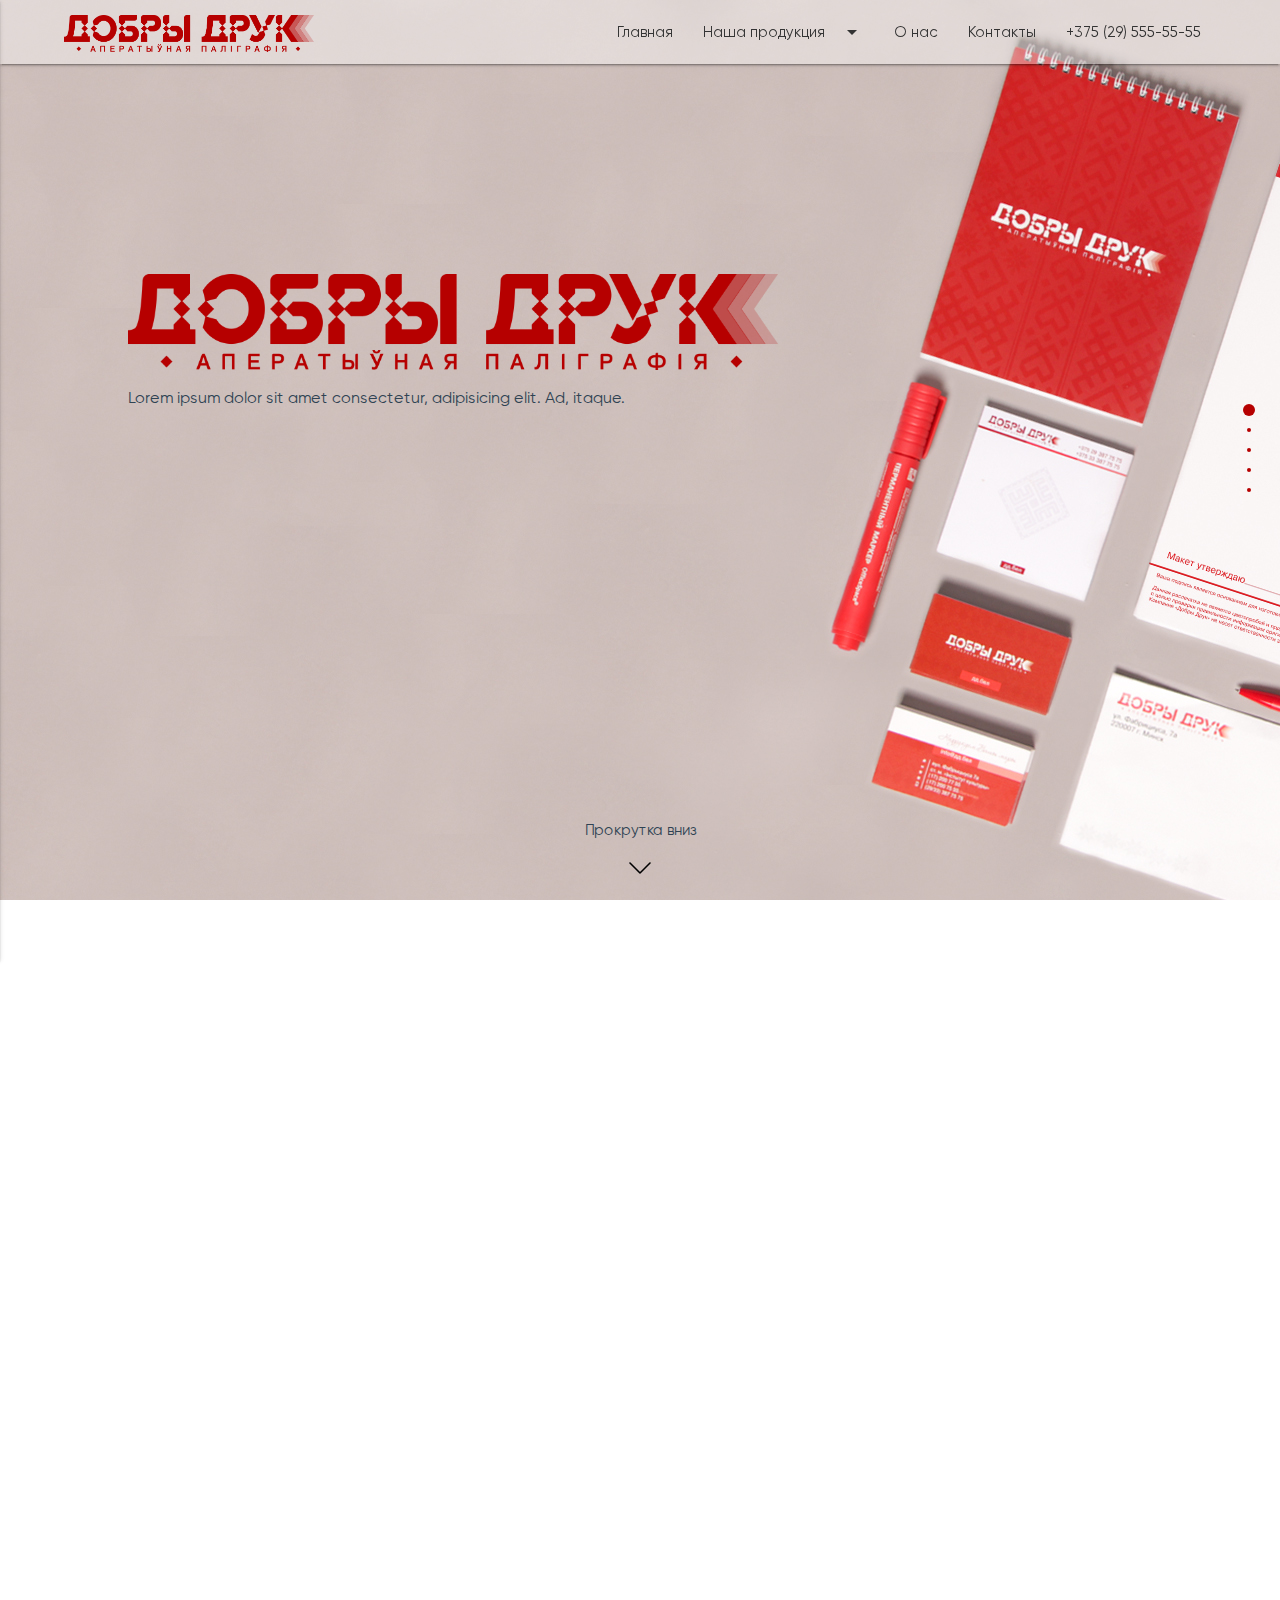
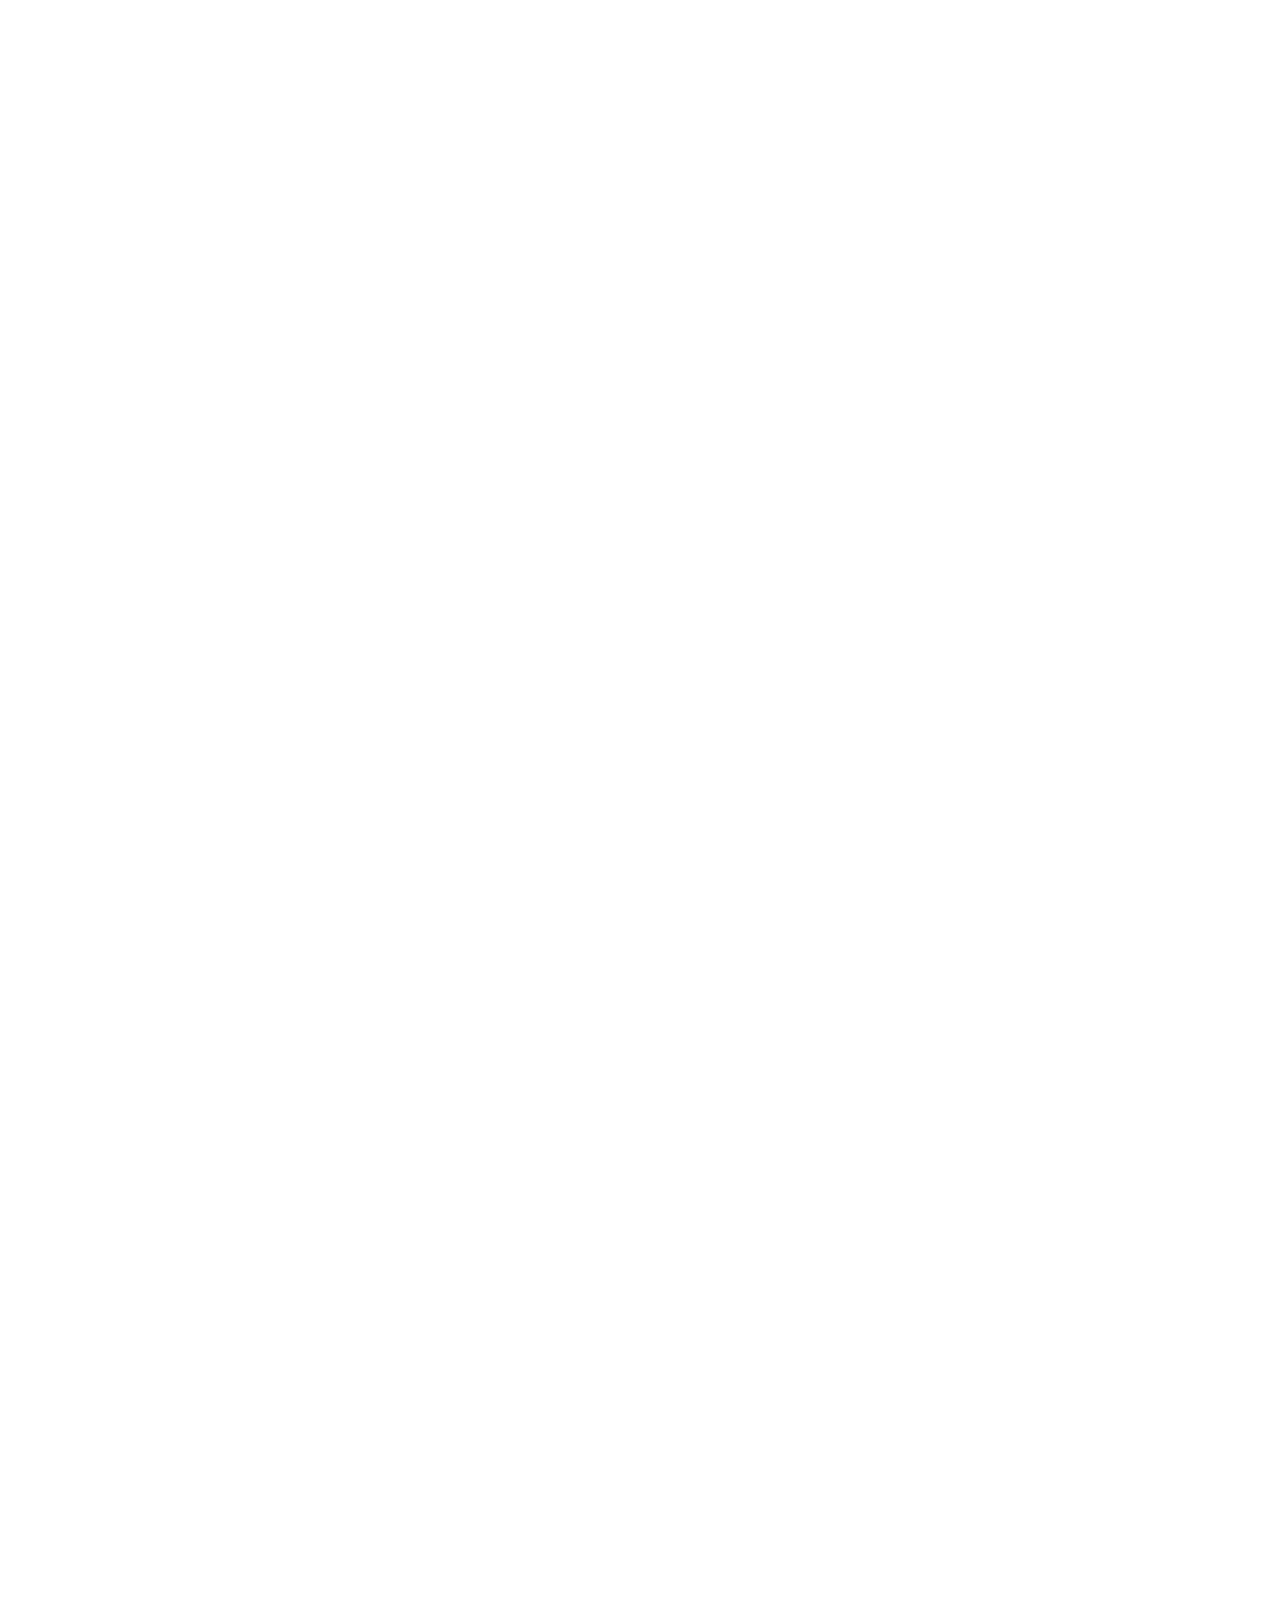
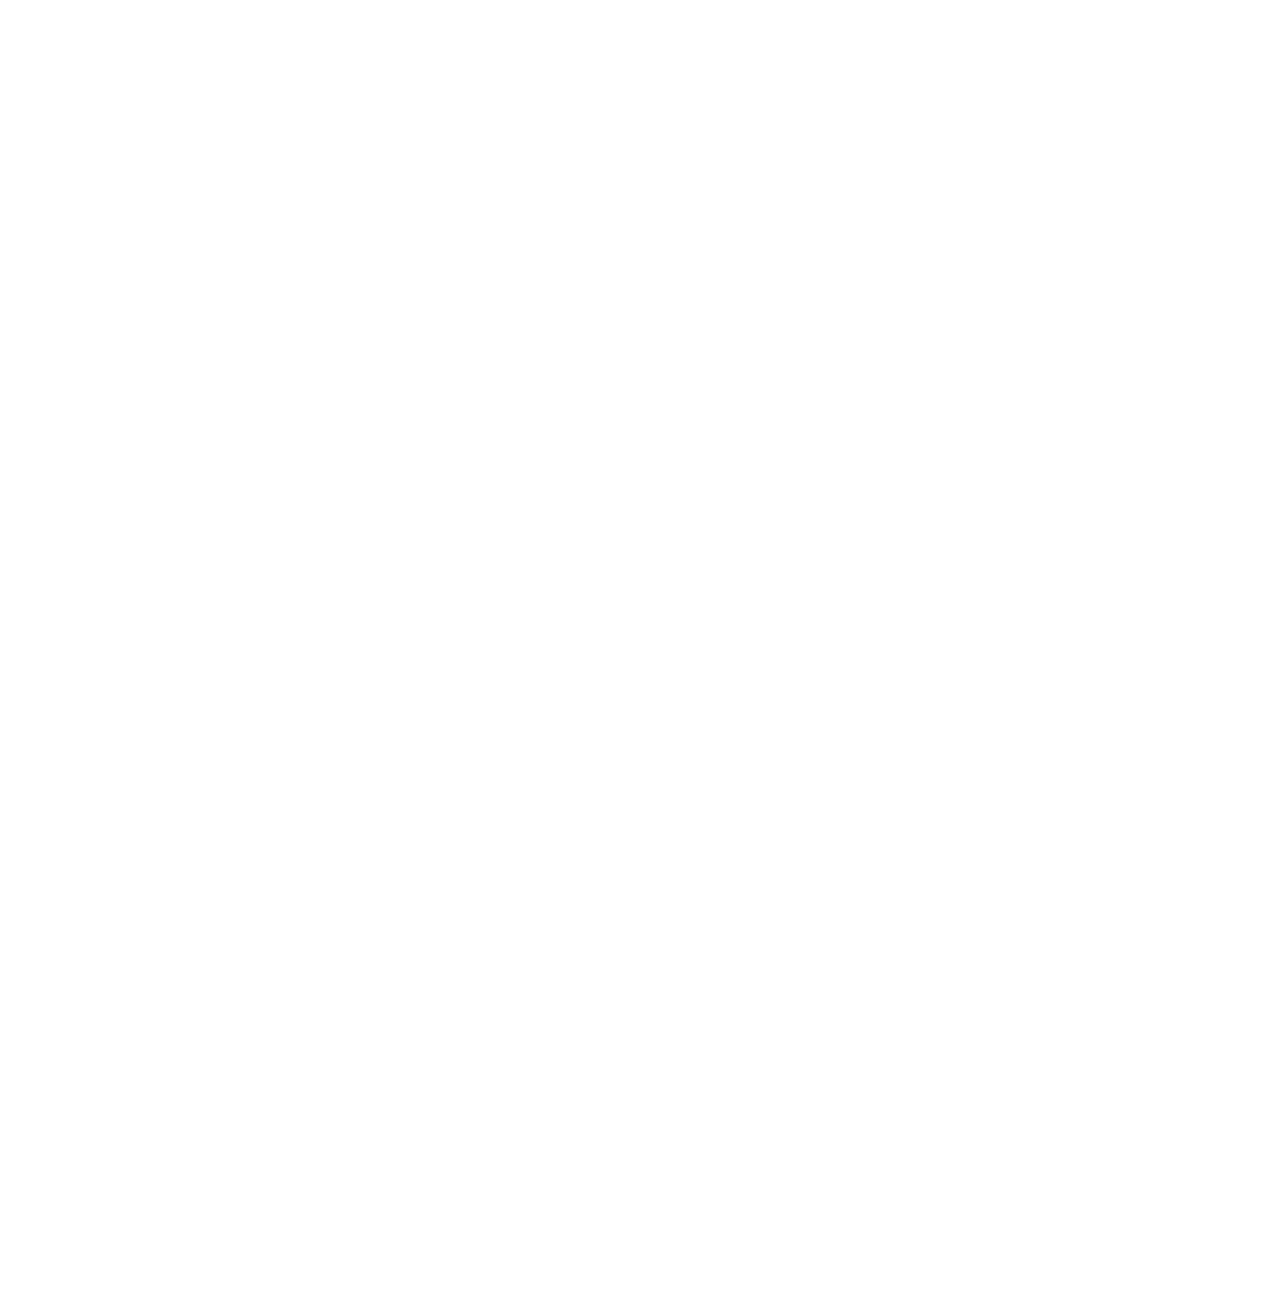
<file: index.html>
<html lang="en">

<head>
    <meta charset="UTF-8">
    <meta name="viewport" content="width=device-width, initial-scale=1.0">
    <meta http-equiv="X-UA-Compatible" content="ie=edge">
    <link href="https://fonts.googleapis.com/icon?family=Material+Icons" rel="stylesheet">
    <link rel="stylesheet" href="./css/animate.css" />
    <link rel="stylesheet" href="./css/normalize.css" />
    <link rel="stylesheet" href="./css/materialize.css" media="screen,projection" />
    <link rel="stylesheet" href="./css/fullpage.css" />
    <link rel="stylesheet" href="./css/main.css" />
    <title>Добры друк</title>
</head>

<body>

    <nav class="menu-bar">
        <div class="nav-wrapper">
            <a href="#!" class="brand-logo"><img src="./images/icons/logo-dd-red.png" alt="logo"></a>
            <a href="#" data-activates="mobile-demo" class="button-collapse"><i class="material-icons">menu</i></a>
            <ul class="right hide-on-med-and-down">
                <li><a href="#">Главная</a></li>
                <li>
                    <a class="dropdown-button" href="#!" data-activates="our-prod">Наша продукция<i class="material-icons right">arrow_drop_down</i></a>
                </li>
                <li><a href="#">О нас</a></li>
                <li><a href="#">Контакты</a></li>
                <li><a href="#">+375 (29) 555-55-55</a></li>
            </ul>
            <ul class="side-nav" id="mobile-demo">
                <li><a href="#">Главная</a></li>
                <li><a href="#">Наша продукция</a></li>
                <li><a href="#">О нас</a></li>
                <li><a href="#">Контакты</a></li>
                <li><a href="#">+375 (29) 555-55-55</a></li>
            </ul>
        </div>
        <ul id="our-prod" class="dropdown-content">
            <li><a href="#2nd">Книга внакидку</a></li>
            <li><a href="#2nd/1">Книга втачку</a></li>
            <li><a href="#2nd/2">Лэй флэт</a></li>
            <li><a href="#2nd/3">Октет</a></li>
            <li><a href="#2nd/4">Планшет</a></li>
            <li><a href="#2nd/5">Трюмо</a></li>
            <li><a href="#2nd/6">Фотокниги</a></li>
        </ul>
    </nav>

    <div id="fullpage">
        <div class="section">
            <div id="page-one" class="d-flex-c">
                <div class="main-title wow slideInLeft">
                    <img src="./images/icons/logo-dd-red.png" alt="logo">
                    <p>Lorem ipsum dolor sit amet consectetur, adipisicing elit. Ad, itaque.</p>
                </div>
                <div class="scroll-icon wow fadeIn" data-wow-delay="2s">
                    <p>Прокрутка вниз</p>
                    <a href="#2nd" class="icon-up-open-big"></a>
                </div>
            </div>
        </div>
        <div class="section">
            <section class="slide">
                <div id="page-two-1st" class="d-flex-c wow fadeIn">
                    <div class="container">
                        <div class="slide-title">
                            <h1>Книга внакидку</h1>
                            <p> Твердный переплет</p>
                        </div>
                        <span class="pa-title"><p>Твердный переплет</p></span>
                        <div class="row">
                            <div class="col s6">
                                <div class="carousel carousel-slider center" data-indicators="true">
                                    <div class="carousel-item red white-text" href="#one!">
                                        <img src="./images/products/knigavnakid/front.jpg" alt="book">
                                    </div>
                                    <div class="carousel-item red white-text" href="#one!">
                                        <img src="./images/products/knigavnakid/face-r.jpg" alt="book">
                                    </div>
                                    <div class="carousel-item amber white-text" href="#two!">
                                        <img src="./images/products/knigavnakid/one-r.jpg" alt="book">
                                    </div>
                                    <div class="carousel-item green white-text" href="#three!">
                                        <img src="./images/products/knigavnakid/two-r.jpg" alt="book">
                                    </div>

                                </div>
                                
                            </div>
                            <div class="col s6">
                                <div class="card-panel z-depth-4">
                                        <h2>Книга стандартная</h2>

                                        <p>Твердый переплет из картона толщиной 2 мм.</p> 
                                        <p>Сшивка блока внакидку на нитку, листы раскрываются на 180 градусов.</p> 
                                        <p>Обязательная ламинация обложки и форзаца. Внутренние листы ламинируются по желанию.</p> 
                                        <p>Виды ламинации: глянцевая, матовая, антицарапин.</p> 
                                        <p>На 1 печатный лист внутреннего блока помещается 4 страницы.</p> 
                                    <button class="btn waves-effect waves-light modal-trigger" data-target="order">Заказать</button>
                                </div>
                                <h2>Размеры:</h2>
                                <div class="info-modals">
                                    <div class="hard">
                                        <h3>Твердный переплет</h3>
                                        <button class="btn waves-effect waves-light modal-trigger" data-target="modal-hard-one"><i class="material-icons">layers</i>Обложка картон - книги</button>
                                        <button class="btn waves-effect waves-light modal-trigger" data-target="modal-hard-two"><i class="material-icons">layers</i>Обложка кратон</button>
                                        <button class="btn waves-effect waves-light modal-trigger" data-target="modal-hard-three"><i class="material-icons">layers</i>Обложка картон с ламинацией</button>
                                    </div>
                                    <!-- <div class="soft">
                                        <h3>Мягкий переплет</h3>
                                        <button class="btn waves-effect waves-light modal-trigger" data-target="modal-soft-one"><i class="material-icons">layers</i>Обложка с ламинацией</button>
                                        <button class="btn waves-effect waves-light modal-trigger" data-target="modal-soft-two"><i class="material-icons">layers</i>Аналог мягкого переплета</button>
                                    </div> -->

                                </div>

                            </div>
                        </div>
                    </div>
                </div>
            </section>
            <section class="slide">
                <div id="page-two-2nd" class="d-flex-c">
                    <div class="container">
                        <div class="slide-title">
                            <h1>Книга втачку</h1>
                            <p> Твердный переплет</p>
                        </div>
                        <span class="pa-title"><p>Твердный переплет</p></span>
                        <div class="row">
                            <div class="col s6">
                                <div class="carousel carousel-slider center" data-indicators="true">
                                    <div class="carousel-item red white-text" href="#one!">
                                        <img src="./images/products/knigavtach/front.jpg" alt="book">
                                    </div>
                                    <div class="carousel-item red white-text" href="#one!">
                                        <img src="./images/products/knigavtach/face-r.jpg" alt="book">
                                    </div>
                                    <div class="carousel-item amber white-text" href="#two!">
                                        <img src="./images/products/knigavtach/one-r.jpg" alt="book">
                                    </div>
                                    <div class="carousel-item green white-text" href="#three!">
                                        <img src="./images/products/knigavtach/two-r.jpg" alt="book">
                                    </div>
                                    <div class="carousel-item green white-text" href="#three!">
                                        <img src="./images/products/knigavtach/three-r.jpg" alt="book">
                                    </div>

                                </div>
                            </div>
                            <div class="col s6">
                                <div class="card-panel z-depth-4">
                                        <h2>Книга втачку</h2> 

                                        <p>Твердый переплет из картона толщиной 2 мм.</p>
                                        <p>Сшивка блока втачку на нитку либо на удлиненные скобы, т.е. внутренние листы с форзацами сшиваются по краю блока и вклеиваются в твердую обложку.</p> 
                                        <p>Данная технология позволяет сшивать до 70 печатных листов.</p> 
                                        <p>Обязательная ламинация обложки и форзаца. Внутренние листы ламинируются по желанию.</p> 
                                        <p>Виды ламинации: глянцевая, матовая, антицарапин.</p> 
                                        <p>На 1 печатный лист внутреннего блока помещается 2 страницы.</p> 
                                    <button class="btn waves-effect waves-light modal-trigger" data-target="order">Заказать</button>
                                </div>
                                <h2>Размеры:</h2>
                                <div class="info-modals">
                                    <div class="hard">
                                        <h3>Твердный переплет</h3>
                                        <button class="btn waves-effect waves-light modal-trigger" data-target="modal-hard-one"><i class="material-icons">layers</i>Обложка картон - книги</button>
                                        <button class="btn waves-effect waves-light modal-trigger" data-target="modal-hard-two"><i class="material-icons">layers</i>Обложка кратон</button>
                                        <button class="btn waves-effect waves-light modal-trigger" data-target="modal-hard-three"><i class="material-icons">layers</i>Обложка картон с ламинацией</button>
                                    </div>
                                    <!-- <div class="soft">
                                        <h3>Мягкий переплет</h3>
                                        <button class="btn waves-effect waves-light modal-trigger" data-target="modal-soft-one"><i class="material-icons">layers</i>Обложка с ламинацией</button>
                                        <button class="btn waves-effect waves-light modal-trigger" data-target="modal-soft-two"><i class="material-icons">layers</i>Аналог мягкого переплета</button>
                                    </div> -->

                                </div>

                            </div>
                        </div>
                    </div>
                </div>
            </section>
            <section class="slide">
                <div id="page-two-3th" class="d-flex-c  ">
                    <div class="container">
                        <div class="slide-title">
                            <h1>Лэйфлет</h1>
                            <p> Твердный переплет</p>
                        </div>
                        <span class="pa-title"><p>Твердный переплет</p></span>

                        <div class="row">
                            <div class="col s6">
                                <div class="carousel carousel-slider center" data-indicators="true">
                                    <div class="carousel-item red white-text" href="#one!">
                                            <img src="./images/products/layflat/front.jpg" alt="book">
                                    </div>
                                    <div class="carousel-item red white-text" href="#one!">
                                        <img src="./images/products/layflat/face-r.jpg" alt="book">
                                    </div>
                                    <div class="carousel-item amber white-text" href="#two!">
                                        <img src="./images/products/layflat/one-r.jpg" alt="book">
                                    </div>
                                    <div class="carousel-item green white-text" href="#three!">
                                        <img src="./images/products/layflat/two-r.jpg" alt="book">
                                    </div>
                                    <div class="carousel-item green white-text" href="#three!">
                                        <img src="./images/products/layflat/three-r.jpg" alt="book">
                                    </div>
                                    <div class="carousel-item green white-text" href="#three!">
                                        <img src="./images/products/layflat/four-r.jpg" alt="book">
                                    </div>
                                    <div class="carousel-item green white-text" href="#three!">
                                        <img src="./images/products/layflat/five-r.jpg" alt="book">
                                    </div>

                                </div>
                            </div>
                            <div class="col s6">
                                <div class="card-panel z-depth-4">
                                        <h2>Лэйфлэт</h2> 

                                       <p>Твердый переплет из картона толщиной 2 мм.</p> 
                                       <p> Внутренние развороты печатаются на бумаге 300 грамм, ламинируются и склеиваются между собой. Аналог фотокниги, только вместо фотопечати полиграфия.</p>
                                       <p>Обязательная ламинация обложки и внутренних разворотов.</p> 
                                       <p>Виды ламинации: глянцевая, матовая, антицарапин.</p> 
                                       <p>На 1 печатный лист (1 разворот) внутреннего блока помещается 2 страницы.</p> 
                                    <button class="btn waves-effect waves-light modal-trigger" data-target="order">Заказать</button>
                                </div>
                                <h2>Размеры:</h2>
                                <div class="info-modals">
                                    <div class="hard">
                                        <h3>Твердный переплет</h3>
                                        <button class="btn waves-effect waves-light modal-trigger" data-target="modal-hard-one"><i class="material-icons">layers</i>Обложка картон - книги</button>
                                        <button class="btn waves-effect waves-light modal-trigger" data-target="modal-hard-two"><i class="material-icons">layers</i>Обложка кратон</button>
                                        <button class="btn waves-effect waves-light modal-trigger" data-target="modal-hard-three"><i class="material-icons">layers</i>Обложка картон с ламинацией</button>
                                    </div>
                                    <!-- <div class="soft">
                                        <h3>Мягкий переплет</h3>
                                        <button class="btn waves-effect waves-light modal-trigger" data-target="modal-soft-one"><i class="material-icons">layers</i>Обложка с ламинацией</button>
                                        <button class="btn waves-effect waves-light modal-trigger" data-target="modal-soft-two"><i class="material-icons">layers</i>Аналог мягкого переплета</button>
                                    </div> -->

                                </div>

                            </div>
                        </div>
                    </div>
                </div>
            </section>
            <section class="slide">
                <div id="page-two-4th" class="d-flex-c">
                    <div class="container">
                        <div class="slide-title">
                            <h1>Октет</h1>
                            <p>Твердный переплет</p>
                        </div>
                        <span class="pa-title"><p>Твердный переплет</p></span>

                        <div class="row">
                            <div class="col s6">
                                <div class="carousel carousel-slider center" data-indicators="true">
                                    <div class="carousel-item red white-text" href="#one!">
                                        <img src="./images/products/oktet/front.jpg" alt="book">
                                    </div>
                                    <div class="carousel-item red white-text" href="#one!">
                                        <img src="./images/products/oktet/face-r.jpg" alt="book">
                                    </div>
                                    <div class="carousel-item amber white-text" href="#two!">
                                        <img src="./images/products/oktet/one-r.jpg" alt="book">
                                    </div>


                                </div>
                            </div>
                            <div class="col s6">
                                <div class="card-panel z-depth-4">
                                        <h2>Октет</h2> 

                                        <p>Твердый переплет из картона толщиной 2 мм.</p> 
                                        <p>Этот панорамный альбом состоит из 4-х картонок, которые компактно складываются в альбом формата 15х21 см.</p> 
                                        <p>Обязательная ламинация обложки и форзаца.</p> 
                                        <p>Виды ламинации: глянцевая, матовая, антицарапин.</p> 
                                    <button class="btn waves-effect waves-light modal-trigger" data-target="order">Заказать</button>
                                </div>
                                <h2>Размеры:</h2>
                                <div class="info-modals">
                                    <div class="hard">
                                        <h3>Твердный переплет</h3>
                                        <button class="btn waves-effect waves-light modal-trigger" data-target="modal-hard-one"><i class="material-icons">layers</i>Обложка картон - книги</button>
                                        <button class="btn waves-effect waves-light modal-trigger" data-target="modal-hard-two"><i class="material-icons">layers</i>Обложка кратон</button>
                                        <button class="btn waves-effect waves-light modal-trigger" data-target="modal-hard-three"><i class="material-icons">layers</i>Обложка картон с ламинацией</button>
                                    </div>
                                    <!-- <div class="soft">
                                        <h3>Мягкий переплет</h3>
                                        <button class="btn waves-effect waves-light modal-trigger" data-target="modal-soft-one"><i class="material-icons">layers</i>Обложка с ламинацией</button>
                                        <button class="btn waves-effect waves-light modal-trigger" data-target="modal-soft-two"><i class="material-icons">layers</i>Аналог мягкого переплета</button>
                                    </div> -->

                                </div>

                            </div>
                        </div>
                    </div>
                </div>
            </section>
            <section class="slide">
                <div id="page-two-5th" class="d-flex-c  ">
                    <div class="container">
                        <div class="slide-title">
                            <h1>Планшет</h1>
                            <p> Твердный переплет</p>
                        </div>
                        <span class="pa-title"><p>Твердный переплет</p></span>

                        <div class="row">
                            <div class="col s6">
                                <div class="carousel carousel-slider center" data-indicators="true">
                                    <div class="carousel-item red white-text" href="#one!">
                                            <img src="./images/products/planshet/front.jpg" alt="book">
                                    </div>
                                    <div class="carousel-item red white-text" href="#one!">
                                        <img src="./images/products/planshet/face-r.jpg" alt="book">
                                    </div>
                                    <div class="carousel-item amber white-text" href="#two!">
                                        <img src="./images/products/planshet/one-r.jpg" alt="book">
                                    </div>
                                    <div class="carousel-item green white-text" href="#three!">
                                        <img src="./images/products/planshet/two-r.jpg" alt="book">
                                    </div>

                                </div>
                            </div>
                            <div class="col s6">
                                <div class="card-panel z-depth-4">
                                        <h2>Планшет</h2> 

                                        <p>Стандартный твердый переплет из картона толщиной 2 мм.</p> 
                                        <p>Самый недорогой вид продукции.</p> 
                                        <p>Обязательная ламинация обложки и форзаца.</p> 
                                        <p>Виды ламинации: глянцевая, матовая, антицарапин.</p> 
                                    <button class="btn waves-effect waves-light modal-trigger" data-target="order">Заказать</button>
                                </div>
                                <h2>Размеры:</h2>
                                <div class="info-modals">
                                    <div class="hard">
                                        <h3>Твердный переплет</h3>
                                        <button class="btn waves-effect waves-light modal-trigger" data-target="modal-hard-one"><i class="material-icons">layers</i>Обложка картон - книги</button>
                                        <button class="btn waves-effect waves-light modal-trigger" data-target="modal-hard-two"><i class="material-icons">layers</i>Обложка кратон</button>
                                        <button class="btn waves-effect waves-light modal-trigger" data-target="modal-hard-three"><i class="material-icons">layers</i>Обложка картон с ламинацией</button>
                                    </div>
                                    <!-- <div class="soft">
                                        <h3>Мягкий переплет</h3>
                                        <button class="btn waves-effect waves-light modal-trigger" data-target="modal-soft-one"><i class="material-icons">layers</i>Обложка с ламинацией</button>
                                        <button class="btn waves-effect waves-light modal-trigger" data-target="modal-soft-two"><i class="material-icons">layers</i>Аналог мягкого переплета</button>
                                    </div> -->

                                </div>

                            </div>
                        </div>
                    </div>
                </div>
            </section>
            <section class="slide">
                <div id="page-two-6th" class="d-flex-c  ">
                    <div class="container">
                        <div class="slide-title">
                            <h1>Трюмо</h1>
                            <p> Твердный переплет</p>
                        </div>
                        <span class="pa-title"><p>Твердный переплет</p></span>

                        <div class="row">
                            <div class="col s6">
                                <div class="carousel carousel-slider center" data-indicators="true">
                                    <div class="carousel-item red white-text" href="#one!">
                                        <img src="./images/products/trumo/front.jpg" alt="book">
                                    </div>
                                    <div class="carousel-item red white-text" href="#one!">
                                        <img src="./images/products/trumo/face-r.jpg" alt="book">
                                    </div>
                                    <div class="carousel-item amber white-text" href="#two!">
                                        <img src="./images/products/trumo/one-r.jpg" alt="book">
                                    </div>
                                    <div class="carousel-item green white-text" href="#three!">
                                        <img src="./images/products/trumo/two-r.jpg" alt="book">
                                    </div>

                                </div>
                            </div>
                            <div class="col s6">
                                <div class="card-panel z-depth-4">
                                    <h2>Трюмо</h2> 

                                    <p>Твердый переплет из картона толщиной 2 мм.</p> 
                                    <p>Этот панорамный альбом состоит из 3-х картонок, которые компактно складываются в альбом формата А4.</p> 
                                    <p>Обязательная ламинация обложки и форзаца.</p> 
                                    <p>Виды ламинации: глянцевая, матовая, антицарапин.</p> 
                                    <button class="btn waves-effect waves-light modal-trigger" data-target="order">Заказать</button>
                                </div>
                                <h2>Размеры:</h2>
                                <div class="info-modals">
                                    <div class="hard">
                                        <h3>Твердный переплет</h3>
                                        <button class="btn waves-effect waves-light modal-trigger" data-target="modal-hard-one"><i class="material-icons">layers</i>Обложка картон - книги</button>
                                        <button class="btn waves-effect waves-light modal-trigger" data-target="modal-hard-two"><i class="material-icons">layers</i>Обложка кратон</button>
                                        <button class="btn waves-effect waves-light modal-trigger" data-target="modal-hard-three"><i class="material-icons">layers</i>Обложка картон с ламинацией</button>
                                    </div>
                                    <!-- <div class="soft">
                                        <h3>Мягкий переплет</h3>
                                        <button class="btn waves-effect waves-light modal-trigger" data-target="modal-soft-one"><i class="material-icons">layers</i>Обложка с ламинацией</button>
                                        <button class="btn waves-effect waves-light modal-trigger" data-target="modal-soft-two"><i class="material-icons">layers</i>Аналог мягкого переплета</button>
                                    </div> -->
                                </div>
                            </div>
                        </div>
                    </div>
                </div>
            </section>
            <!-- <section class="slide">
                <div id="page-two-7th" class="d-flex-c  ">
                    <div class="container">
                        <div class="slide-title">
                            <h1>Фотокниги</h1>
                            <p> Твердный переплет / Мягкий переплет</p>
                        </div>
                        <div class="row">
                            <div class="col s6">
                                <div class="carousel carousel-slider center" data-indicators="true">

                                    <div class="carousel-item red white-text" href="#one!">
                                        <img src="./images/products/photobooks/face-r.jpg" alt="book">
                                    </div>
                                    <div class="carousel-item amber white-text" href="#two!">
                                        <img src="./images/products/photobooks/one-r.jpg" alt="book">
                                    </div>
                                    <div class="carousel-item green white-text" href="#three!">
                                        <img src="./images/products/photobooks/two-r.jpg" alt="book">
                                    </div>
                                    <div class="carousel-item green white-text" href="#three!">
                                        <img src="./images/products/photobooks/three-r.jpg" alt="book">
                                    </div>
                                    <div class="carousel-item green white-text" href="#three!">
                                        <img src="./images/products/photobooks/four-r.jpg" alt="book">
                                    </div>
                                    <div class="carousel-item green white-text" href="#three!">
                                        <img src="./images/products/photobooks/five-r.jpg" alt="book">
                                    </div>

                                </div>
                            </div>
                            <div class="col s6">
                                <div class="card-panel z-depth-4">
                                    <p>I am a very simple card. I am good at containing small bits of information. I am convenient because I require little markup to use effectively. I am similar to what is called a panel in other frameworks.
                                    </p>
                                    <button class="btn waves-effect waves-light modal-trigger" data-target="order">Заказать</button>
                                </div>
                                <h2>Размеры:</h2>
                                <div class="info-modals">
                                    <div class="hard">
                                        <h3>Твердный переплет</h3>
                                        <button class="btn waves-effect waves-light modal-trigger" data-target="modal-hard-one"><i class="material-icons">layers</i>Обложка картон - книги</button>
                                        <button class="btn waves-effect waves-light modal-trigger" data-target="modal-hard-two"><i class="material-icons">layers</i>Обложка кратон</button>
                                        <button class="btn waves-effect waves-light modal-trigger" data-target="modal-hard-three"><i class="material-icons">layers</i>Обложка картон с ламинацией</button>
                                    </div>
                                    <div class="soft">
                                        <h3>Мягкий переплет</h3>
                                        <button class="btn waves-effect waves-light modal-trigger" data-target="modal-soft-one"><i class="material-icons">layers</i>Обложка с ламинацией</button>
                                        <button class="btn waves-effect waves-light modal-trigger" data-target="modal-soft-two"><i class="material-icons">layers</i>Аналог мягкого переплета</button>
                                    </div>

                                </div>

                            </div>
                        </div>
                    </div>
                </div>
            </section> -->
        </div>
        <div class="section">
            <section class="slide">
                <div id="page-three-1st" class="d-flex-c">
                    <div class="container">
                        <div class="slide-title">
                            <h1>Журнал</h1>
                            <p>Мягкий переплет</p>
                        </div>
                        <span class="pa-title"><p>Мягкий переплет</p></span>

                        <div class="row">
                            <div class="col s6">
                                <div class="carousel carousel-slider center" data-indicators="true">
                                    <div class="carousel-item red white-text" href="#one!">
                                        <img src="./images/products/1SOFT-PROD/jurnal/front.jpg" alt="book">
                                    </div>
                                   
                                </div>
                            </div>
                            <div class="col s6">
                                <div class="card-panel z-depth-4">
                                        <h2>Журнал</h2>

                                        <p>Мягкий переплёт. Обложка - двухсторонняя печать на бумаге 300 грамм с обязательной двухсторонней ламинацией.</p> 
                                        <p>Сшивка на скобу (журнал раскрывается на 180 градусов).</p> 
                                        <p>Виды ламинации: глянцевая, матовая.</p> 
                                        <p>На 1 печатный лист внутреннего блока помещается 4 страницы.</p> 
                                    <button class="btn waves-effect waves-light modal-trigger" data-target="order">Заказать</button>
                                </div>
                                <h2>Размеры:</h2>
                                <div class="info-modals">
                                    <!-- <div class="hard">
                                        <h3>Твердный переплет</h3>
                                        <button class="btn waves-effect waves-light modal-trigger" data-target="modal-hard-one"><i class="material-icons">layers</i>Обложка картон - книги</button>
                                        <button class="btn waves-effect waves-light modal-trigger" data-target="modal-hard-two"><i class="material-icons">layers</i>Обложка кратон</button>
                                        <button class="btn waves-effect waves-light modal-trigger" data-target="modal-hard-three"><i class="material-icons">layers</i>Обложка картон с ламинацией</button>
                                    </div> -->
                                    <div class="soft">
                                        <h3>Мягкий переплет</h3>
                                        <button class="btn waves-effect waves-light modal-trigger" data-target="modal-soft-one"><i class="material-icons">layers</i>Обложка с ламинацией</button>
                                        <button class="btn waves-effect waves-light modal-trigger" data-target="modal-soft-two"><i class="material-icons">layers</i>Аналог мягкого переплета</button>
                                    </div>

                                </div>

                            </div>
                        </div>
                    </div>
                </div>
            </section>
            <section class="slide">
                <div id="page-three-2nd" class="d-flex-c">
                    <div class="container">
                        <div class="slide-title">
                            <h1>Квартет</h1>
                            <p>Мягкий переплет</p>
                        </div>
                        <span class="pa-title"><p>Мягкий переплет</p></span>

                        <div class="row">
                            <div class="col s6">
                                <div class="carousel carousel-slider center" data-indicators="true">
                                    <div class="carousel-item red white-text" href="#one!">
                                        <img src="./images/products/1SOFT-PROD/kvartet/front.jpg" alt="book">
                                    </div>
                                </div>
                            </div>
                            <div class="col s6">
                                <div class="card-panel z-depth-4">
                                        <h2>Книга втачку</h2> 

                                        <p>Мягкий переплёт. Двухсторонняя печать на бумаге 300 грамм с обязательной двухсторонней ламинацией, биговка.</p>
                                        <p>В квартете помещается 8 страниц.</p> 
                                    <button class="btn waves-effect waves-light modal-trigger" data-target="order">Заказать</button>
                                </div>
                                <h2>Размеры:</h2>
                                <div class="info-modals">
                                    <!-- <div class="hard">
                                        <h3>Твердный переплет</h3>
                                        <button class="btn waves-effect waves-light modal-trigger" data-target="modal-hard-one"><i class="material-icons">layers</i>Обложка картон - книги</button>
                                        <button class="btn waves-effect waves-light modal-trigger" data-target="modal-hard-two"><i class="material-icons">layers</i>Обложка кратон</button>
                                        <button class="btn waves-effect waves-light modal-trigger" data-target="modal-hard-three"><i class="material-icons">layers</i>Обложка картон с ламинацией</button>
                                    </div> -->
                                    <div class="soft">
                                        <h3>Мягкий переплет</h3>
                                        <button class="btn waves-effect waves-light modal-trigger" data-target="modal-soft-one"><i class="material-icons">layers</i>Обложка с ламинацией</button>
                                        <button class="btn waves-effect waves-light modal-trigger" data-target="modal-soft-two"><i class="material-icons">layers</i>Аналог мягкого переплета</button>
                                    </div>

                                </div>

                            </div>
                        </div>
                    </div>
                </div>
            </section>
            <section class="slide">
                <div id="page-three-3th" class="d-flex-c  ">
                    <div class="container">
                        <div class="slide-title">
                            <h1>Разворот</h1>
                            <p>Мягкий переплет</p>
                        </div>
                        <span class="pa-title"><p>Мягкий переплет</p></span>

                        <div class="row">
                            <div class="col s6">
                                <div class="carousel carousel-slider center" data-indicators="true">
                                    <div class="carousel-item red white-text" href="#one!">
                                        <img src="./images/products/1SOFT-PROD/razvorot/front.jpg" alt="book">
                                    </div>


                                </div>
                            </div>
                            <div class="col s6">
                                <div class="card-panel z-depth-4">
                                        <h2>Разворот</h2>

                                        <p>Мягкий переплёт.</p> 
                                        <p>Двухсторонняя печать на бумаге 300 грамм с обязательной двухсторонней ламинацией, биговка.</p> 
                                        <p>В развороте помещается 4 страницы.</p> 
                                    <button class="btn waves-effect waves-light modal-trigger" data-target="order">Заказать</button>
                                </div>
                                <h2>Размеры:</h2>
                                <div class="info-modals">
                                    <!-- <div class="hard">
                                        <h3>Твердный переплет</h3>
                                        <button class="btn waves-effect waves-light modal-trigger" data-target="modal-hard-one"><i class="material-icons">layers</i>Обложка картон - книги</button>
                                        <button class="btn waves-effect waves-light modal-trigger" data-target="modal-hard-two"><i class="material-icons">layers</i>Обложка кратон</button>
                                        <button class="btn waves-effect waves-light modal-trigger" data-target="modal-hard-three"><i class="material-icons">layers</i>Обложка картон с ламинацией</button>
                                    </div> -->
                                    <div class="soft">
                                        <h3>Мягкий переплет</h3>
                                        <button class="btn waves-effect waves-light modal-trigger" data-target="modal-soft-one"><i class="material-icons">layers</i>Обложка с ламинацией</button>
                                        <button class="btn waves-effect waves-light modal-trigger" data-target="modal-soft-two"><i class="material-icons">layers</i>Аналог мягкого переплета</button>
                                    </div>

                                </div>

                            </div>
                        </div>
                    </div>
                </div>
            </section>
            <section class="slide">
                <div id="page-three-4th" class="d-flex-c">
                    <div class="container">
                        <div class="slide-title">
                            <h1>Супержурнал</h1>
                            <p>Мягкий переплет</p>
                        </div>
                        <span class="pa-title"><p>Мягкий переплет</p></span>

                        <div class="row">
                            <div class="col s6">
                                <div class="carousel carousel-slider center" data-indicators="true">
                                    <div class="carousel-item red white-text" href="#one!">
                                        <img src="./images/products/1SOFT-PROD/superjurnal/front.jpg" alt="book">
                                    </div>
                                </div>
                            </div>
                            <div class="col s6">
                                <div class="card-panel z-depth-4">
                                        <h2>Супержурнал</h2> 

                                        <p>Мягкий переплёт. Обложка склеивается из двух листов бумаги 300 грамм с обязательной ламиницией.</p> 
                                        <p>Сшивка на нитку (журнал раскрывается на 180 градусов).</p> 
                                        <p>Виды ламинации: глянцевая, матовая.</p> 
                                        <p>На 1 печатный лист внутреннего блока помещается 4 страницы.</p> 
                                    <button class="btn waves-effect waves-light modal-trigger" data-target="order">Заказать</button>
                                </div>
                                <h2>Размеры:</h2>
                                <div class="info-modals">
                                    <!-- <div class="hard">
                                        <h3>Твердный переплет</h3>
                                        <button class="btn waves-effect waves-light modal-trigger" data-target="modal-hard-one"><i class="material-icons">layers</i>Обложка картон - книги</button>
                                        <button class="btn waves-effect waves-light modal-trigger" data-target="modal-hard-two"><i class="material-icons">layers</i>Обложка кратон</button>
                                        <button class="btn waves-effect waves-light modal-trigger" data-target="modal-hard-three"><i class="material-icons">layers</i>Обложка картон с ламинацией</button>
                                    </div> -->
                                    <div class="soft">
                                        <h3>Мягкий переплет</h3>
                                        <button class="btn waves-effect waves-light modal-trigger" data-target="modal-soft-one"><i class="material-icons">layers</i>Обложка с ламинацией</button>
                                        <button class="btn waves-effect waves-light modal-trigger" data-target="modal-soft-two"><i class="material-icons">layers</i>Аналог мягкого переплета</button>
                                    </div>

                                </div>

                            </div>
                        </div>
                    </div>
                </div>
            </section>
            <section class="slide">
                <div id="page-three-5th" class="d-flex-c  ">
                    <div class="container">
                        <div class="slide-title">
                            <h1>Трио</h1>
                            <p>Мягкий переплет</p>
                        </div>
                        <span class="pa-title"><p>Мягкий переплет</p></span>

                        <div class="row">
                            <div class="col s6">
                                <div class="carousel carousel-slider center" data-indicators="true">
                                    <div class="carousel-item red white-text" href="#one!">
                                        <img src="./images/products/1SOFT-PROD/trio/front.jpg" alt="book">
                                    </div>

                                </div>
                            </div>
                            <div class="col s6">
                                <div class="card-panel z-depth-4">
                                        <h2>Трио</h2> 

                                        <p>Мягкий переплёт. Двухсторонняя печать на бумаге 300 грамм с обязательной двухсторонней ламинацией, биговка.</p> 
                                        <p>В трио помещается 6 страниц.</p> 
                                    <button class="btn waves-effect waves-light modal-trigger" data-target="order">Заказать</button>
                                </div>
                                <h2>Размеры:</h2>
                                <div class="info-modals">
                                    <!-- <div class="hard">
                                        <h3>Твердный переплет</h3>
                                        <button class="btn waves-effect waves-light modal-trigger" data-target="modal-hard-one"><i class="material-icons">layers</i>Обложка картон - книги</button>
                                        <button class="btn waves-effect waves-light modal-trigger" data-target="modal-hard-two"><i class="material-icons">layers</i>Обложка кратон</button>
                                        <button class="btn waves-effect waves-light modal-trigger" data-target="modal-hard-three"><i class="material-icons">layers</i>Обложка картон с ламинацией</button>
                                    </div> -->
                                    <div class="soft">
                                        <h3>Мягкий переплет</h3>
                                        <button class="btn waves-effect waves-light modal-trigger" data-target="modal-soft-one"><i class="material-icons">layers</i>Обложка с ламинацией</button>
                                        <button class="btn waves-effect waves-light modal-trigger" data-target="modal-soft-two"><i class="material-icons">layers</i>Аналог мягкого переплета</button>
                                    </div>

                                </div>

                            </div>
                        </div>
                    </div>
                </div>
            </section>
        </div>
        <div class="section">
          <section class="slide">
            <div id="page-four-1st" class="d-flex-c">
                <div class="container">
                    <div class="slide-title">
                        <h1>Фотопроекты</h1>
                        <p>Новогодние</p>
                    </div>
                    <span class="pa-title"><p>Новогодние</p></span>

                    <div class="row">
                      <div class="col s6">
                          <div class="carousel carousel-slider center" data-indicators="true">
                            <div class="carousel carousel-slider center" data-indicators="true">
                              <div class="carousel-item red white-text" href="#one!">
                                  <img src="./images/photoprojects/newyear/1.jpg" alt="book">
                              </div>
                              <div class="carousel-item red white-text" href="#one!">
                                  <img src="./images/photoprojects/newyear/2.jpg" alt="book">
                              </div>
                              <div class="carousel-item amber white-text" href="#two!">
                                  <img src="./images/photoprojects/newyear/3.jpg" alt="book">
                              </div>

                          </div>
                             
                          </div>
                      </div>
                      <div class="col s6">
                          <div class="card-panel z-depth-4">
                                  <h2>Фотопроект</h2>

                                  <p>Мягкий переплёт. Обложка - двухсторонняя печать на бумаге 300 грамм с обязательной двухсторонней ламинацией.</p> 
                                  <p>Сшивка на скобу (журнал раскрывается на 180 градусов).</p> 
                                  <p>Виды ламинации: глянцевая, матовая.</p> 
                                  <p>На 1 печатный лист внутреннего блока помещается 4 страницы.</p> 
                              <button class="btn waves-effect waves-light modal-trigger" data-target="order">Заказать</button>
                          </div>
                          <h2>Размеры:</h2>
                          <div class="info-modals">
                              <!-- <div class="hard">
                                  <h3>Твердный переплет</h3>
                                  <button class="btn waves-effect waves-light modal-trigger" data-target="modal-hard-one"><i class="material-icons">layers</i>Обложка картон - книги</button>
                                  <button class="btn waves-effect waves-light modal-trigger" data-target="modal-hard-two"><i class="material-icons">layers</i>Обложка кратон</button>
                                  <button class="btn waves-effect waves-light modal-trigger" data-target="modal-hard-three"><i class="material-icons">layers</i>Обложка картон с ламинацией</button>
                              </div> -->
                              <div class="soft">
                                  <h3>Мягкий переплет</h3>
                                  <button class="btn waves-effect waves-light modal-trigger" data-target="modal-soft-one"><i class="material-icons">layers</i>Обложка с ламинацией</button>
                                  <button class="btn waves-effect waves-light modal-trigger" data-target="modal-soft-two"><i class="material-icons">layers</i>Аналог мягкого переплета</button>
                              </div>

                          </div>

                      </div>
                    </div>
                </div>
            </div>
        </section>
        <section class="slide">
            <div id="page-four-2nd" class="d-flex-c">
                <div class="container">
                    <div class="slide-title">
                        <h1>Фотопроекты</h1>
                        <p>Художники</p>
                    </div>
                    <span class="pa-title"><p>Художники</p></span>

                    <div class="row">
                      <div class="col s6">
                          <div class="carousel carousel-slider center" data-indicators="true">
                            <div class="carousel carousel-slider center" data-indicators="true">
                              <div class="carousel-item red white-text" href="#one!">
                                  <img src="./images/photoprojects/painters/1.jpg" alt="book">
                              </div>
                              <div class="carousel-item red white-text" href="#one!">
                                  <img src="./images/photoprojects/painters/2.jpg" alt="book">
                              </div>
                          </div>
                             
                          </div>
                      </div>
                      <div class="col s6">
                          <div class="card-panel z-depth-4">
                                  <h2>Фотопроект "Художники"</h2>

                                  <p>Мягкий переплёт. Обложка - двухсторонняя печать на бумаге 300 грамм с обязательной двухсторонней ламинацией.</p> 
                                  <p>Сшивка на скобу (журнал раскрывается на 180 градусов).</p> 
                                  <p>Виды ламинации: глянцевая, матовая.</p> 
                                  <p>На 1 печатный лист внутреннего блока помещается 4 страницы.</p> 
                              <button class="btn waves-effect waves-light modal-trigger" data-target="order">Заказать</button>
                          </div>
                          <h2>Размеры:</h2>
                          <div class="info-modals">
                              <!-- <div class="hard">
                                  <h3>Твердный переплет</h3>
                                  <button class="btn waves-effect waves-light modal-trigger" data-target="modal-hard-one"><i class="material-icons">layers</i>Обложка картон - книги</button>
                                  <button class="btn waves-effect waves-light modal-trigger" data-target="modal-hard-two"><i class="material-icons">layers</i>Обложка кратон</button>
                                  <button class="btn waves-effect waves-light modal-trigger" data-target="modal-hard-three"><i class="material-icons">layers</i>Обложка картон с ламинацией</button>
                              </div> -->
                              <div class="soft">
                                  <h3>Мягкий переплет</h3>
                                  <button class="btn waves-effect waves-light modal-trigger" data-target="modal-soft-one"><i class="material-icons">layers</i>Обложка с ламинацией</button>
                                  <button class="btn waves-effect waves-light modal-trigger" data-target="modal-soft-two"><i class="material-icons">layers</i>Аналог мягкого переплета</button>
                              </div>

                          </div>

                      </div>
                    </div>
                </div>
            </div>
        </section>
        <section class="slide">
            <div id="page-three-3th" class="d-flex-c  ">
                <div class="container">
                    <div class="slide-title">
                        <h1>Фотопроекты</h1>
                        <p>Подсолнухи</p>
                    </div>
                    <span class="pa-title"><p>Подсолнухи</p></span>
                    <div class="row">
                      <div class="col s6">
                          <div class="carousel carousel-slider center" data-indicators="true">
                            <div class="carousel carousel-slider center" data-indicators="true">
                              <div class="carousel-item red white-text" href="#one!">
                                  <img src="./images/photoprojects/sunseed/1.jpg" alt="book">
                              </div>
                              <div class="carousel-item red white-text" href="#one!">
                                  <img src="./images/photoprojects/sunseed/2.jpg" alt="book">
                              </div>
                          </div>
                             
                          </div>
                      </div>
                      <div class="col s6">
                          <div class="card-panel z-depth-4">
                                  <h2>Фотопроект "Подсолнухи"</h2>

                                  <p>Мягкий переплёт. Обложка - двухсторонняя печать на бумаге 300 грамм с обязательной двухсторонней ламинацией.</p> 
                                  <p>Сшивка на скобу (журнал раскрывается на 180 градусов).</p> 
                                  <p>Виды ламинации: глянцевая, матовая.</p> 
                                  <p>На 1 печатный лист внутреннего блока помещается 4 страницы.</p> 
                              <button class="btn waves-effect waves-light modal-trigger" data-target="order">Заказать</button>
                          </div>
                          <h2>Размеры:</h2>
                          <div class="info-modals">
                              <!-- <div class="hard">
                                  <h3>Твердный переплет</h3>
                                  <button class="btn waves-effect waves-light modal-trigger" data-target="modal-hard-one"><i class="material-icons">layers</i>Обложка картон - книги</button>
                                  <button class="btn waves-effect waves-light modal-trigger" data-target="modal-hard-two"><i class="material-icons">layers</i>Обложка кратон</button>
                                  <button class="btn waves-effect waves-light modal-trigger" data-target="modal-hard-three"><i class="material-icons">layers</i>Обложка картон с ламинацией</button>
                              </div> -->
                              <div class="soft">
                                  <h3>Мягкий переплет</h3>
                                  <button class="btn waves-effect waves-light modal-trigger" data-target="modal-soft-one"><i class="material-icons">layers</i>Обложка с ламинацией</button>
                                  <button class="btn waves-effect waves-light modal-trigger" data-target="modal-soft-two"><i class="material-icons">layers</i>Аналог мягкого переплета</button>
                              </div>

                          </div>

                      </div>
                    </div>
                </div>
            </div>
        </section>
        </div>
        <div class="section">
            <div id="page-five" class="d-flex-c">
                <div class="container">
                    <div class="slide-title">
                        <h1>Контакты</h1>
                    </div>

                </div>
            </div>
        </div>
    </div>
    <div class="modals">
        <div id="modal-hard-one" class="modal">
            <div class="modal-content">
                <h4><i class="material-icons">layers</i>Обложка картон 2.0мм</h4>
                <table class="bordered centered responsive-table">

                    <tr>
                        <td>книга втачку</td>
                        <td class="green">~22x31</td>
                        <td class="green">вертикальный</td>
                        <td>втачку</td>
                        <td style="color: red">1 лист = 2 стр</td>
                        <td>На обложке 4 стр</td>
                    </tr>
                    <tr>
                        <td>книга</td>
                        <td class="green">~22x31</td>
                        <td class="green">вертикальный</td>
                        <td>внакидку</td>
                        <td>1 лист = 4 стр</td>
                        <td>На обложке 4 стр</td>
                    </tr>
                    <tr>
                        <td>книга</td>
                        <td class="green">~15x21</td>
                        <td class="green">вертикальный</td>
                        <td>внакидку</td>
                        <td>1 лист = 4 стр</td>
                        <td>На обложке 4 стр</td>
                    </tr>
                    <tr>
                        <td>книга</td>
                        <td class="lime">~20x20</td>
                        <td class="lime">квадрат</td>
                        <td>внакидку</td>
                        <td>1 лист = 4 стр</td>
                        <td>На обложке 4 стр</td>
                    </tr>
                    <tr>
                        <td>книга</td>
                        <td class="lime">~30x30</td>
                        <td class="lime">квадрат</td>
                        <td>внакидку</td>
                        <td>1 лист = 4 стр</td>
                        <td>На обложке 4 стр</td>
                    </tr>
                    <tr>
                        <td>книга втачку</td>
                        <td class="lime">~30x30</td>
                        <td class="lime">квадрат</td>
                        <td>втачку</td>
                        <td style="color: red">1 лист = 2 стр</td>
                        <td>На обложке 4 стр</td>
                    </tr>
                    <tr>
                        <td>книга</td>
                        <td class="blue">~30x20</td>
                        <td class="blue">горизонтальный</td>
                        <td>внакидку</td>
                        <td>1 лист = 4 стр</td>
                        <td>На обложке 4 стр</td>
                    </tr>
                    <tr>
                        <td>книга втачку</td>
                        <td class="blue">~30x22.5</td>
                        <td class="blue">горизонтальный</td>
                        <td>втачку</td>
                        <td style="color: red">1 лист = 2 стр</td>
                        <td>На обложке 4 стр</td>
                    </tr>
                    <tr>
                        <td>книга втачку</td>
                        <td class="blue">~20x15</td>
                        <td class="blue">горизонтальный</td>
                        <td>втачку</td>
                        <td style="color: red">1 лист = 2 стр</td>
                        <td>На обложке 4 стр</td>
                    </tr>
                </table>
            </div>
        </div>
        <div id="modal-hard-two" class="modal">
            <div class="modal-content">
                <h4><i class="material-icons">layers</i>Обложка картон 2.0мм</h4>
                <table class="bordered centered responsive-table">
                    <tr>
                        <th colspan="6">Обложка картон 2.0мм</th>
                    </tr>
                    <tr>
                        <td style="color: red">Планшет</td>
                        <td class="green">~22x31</td>
                        <td class="green" style="color: red">вертикальный</td>
                        <td>-</td>
                        <td>4 стр</td>
                        <td>На обложке 4 стр</td>
                    </tr>
                    <tr>
                        <td style="color: red">Планшет горизонт</td>
                        <td class="blue">~31x22</td>
                        <td class="blue">горизонтальный</td>
                        <td>-</td>
                        <td>4 стр</td>
                        <td>На обложке 4 стр</td>
                    </tr>
                    <tr>
                        <td style="color: red">Квадрат</td>
                        <td class="lime">~30x30</td>
                        <td class="lime">квадрат</td>
                        <td>-</td>
                        <td>4 стр</td>
                        <td>На обложке 4 стр</td>
                    </tr>
                    <tr>
                        <td style="color: red">Трюмо</td>
                        <td class="green">~22x31</td>
                        <td class="green" style="color: red">вертикальный</td>
                        <td>-</td>
                        <td>6 стр</td>
                        <td>На обложке 6 стр</td>
                    </tr>
                    <tr>
                        <td style="color: red">Октет</td>
                        <td class="green">~14x21.5</td>
                        <td class="green" style="color: red">вертикальный</td>
                        <td>-</td>
                        <td>8 стр</td>
                        <td>На обложке 8 стр</td>
                    </tr>
                </table>
            </div>
        </div>
        <div id="modal-hard-three" class="modal">
            <div class="modal-content">
                <h4><i class="material-icons">layers</i>Обложка картон 2.0мм с ламинацией</h4>
                <table class="bordered centered responsive-table">

                    <tr>
                        <td style="color: red">как фотокнига</td>
                        <td class="lime">~30x30</td>
                        <td class="lime">квадрат</td>
                        <td>склейка</td>
                        <td style="color: red">1 лист = 2 стр</td>
                        <td>На обложке 2 стр</td>
                    </tr>
                    <tr>
                        <td style="color: red">как фотокнига</td>
                        <td class="blue">~31x22</td>
                        <td class="blue">горизонтальный</td>
                        <td>склейка</td>
                        <td style="color: red">1 лист = 2 стр</td>
                        <td>На обложке 2 стр</td>
                    </tr>
                    <tr>
                        <td style="color: red">как фотокнига</td>
                        <td class="green">~19x25</td>
                        <td class="green">вертикальный</td>
                        <td>склейка</td>
                        <td style="color: red">1 лист = 2 стр</td>
                        <td>На обложке 2 стр</td>
                    </tr>
                    <tr>
                        <td style="color: red">как фотокнига</td>
                        <td class="green">~22x31</td>
                        <td class="green">вертикальный</td>
                        <td>склейка</td>
                        <td style="color: red">1 лист = 2 стр</td>
                        <td>На обложке 2 стр</td>
                    </tr>
                </table>
            </div>
        </div>
        <div id="modal-soft-one" class="modal">
            <div class="modal-content">
                <h4><i class="material-icons">layers</i>Обложка 300гр., 3+3 с ламинацией</h4>
                <table class="bordered centered responsive-table">

                    <tr>
                        <td>Дуо</td>
                        <td class="green">~20x27.5</td>
                        <td class="green">вертикальный</td>
                        <td></td>
                        <td> 4 стр</td>
                        <td>-</td>
                    </tr>
                    <tr>
                        <td>Трио</td>
                        <td class="green">~20x27.5</td>
                        <td class="green">вертикальный</td>
                        <td></td>
                        <td>6 стр</td>
                        <td>-</td>
                    </tr>
                    <tr>
                        <td>Квартет</td>
                        <td class="green">~20x27.5</td>
                        <td class="green">вертикальный</td>
                        <td></td>
                        <td>8 стр</td>
                        <td>-</td>
                    </tr>
                    <tr>
                        <td>Журнал</td>
                        <td class="green">~20x27.5</td>
                        <td class="green">вертикальный</td>
                        <td></td>
                        <td>1 лист = 4 стр</td>
                        <td>На обложке 4 стр</td>
                    </tr>
                    <tr>
                        <td>Журнал</td>
                        <td class="lime">~20x20</td>
                        <td class="lime">квадрат</td>
                        <td></td>
                        <td>1 лист = 4 стр</td>
                        <td>На обложке 4 стр</td>
                    </tr>
                    <tr>
                        <td>Журнал</td>
                        <td class="lime">~20x30</td>
                        <td class="lime">квадрат</td>
                        <td></td>
                        <td>1 лист = 4 стр</td>
                        <td>На обложке 4 стр</td>
                    </tr>
                    <tr>
                        <td>Журнал</td>
                        <td class="blue">~30x20</td>
                        <td class="blue">горизонтальный</td>
                        <td></td>
                        <td>1 лист = 4 стр</td>
                        <td>На обложке 4 стр</td>
                    </tr>

                </table>
            </div>
        </div>
        <div id="modal-soft-two" class="modal">
            <div class="modal-content">
                <h4><i class="material-icons">layers</i>Обложка + форзац = 600гр. - аналог мягкого переплёта</h4>
                <table class="bordered centered responsive-table">

                    <tr>
                        <td>супержурнал</td>
                        <td class="green">~20x27.5</td>
                        <td class="green">вертикальный</td>
                        <td>внакидку</td>
                        <td>1 лист = 4 стр</td>
                        <td>На обложке 4 стр</td>
                    </tr>
                    <tr>
                        <td>супержурнал</td>
                        <td class="blue">~27.5x20</td>
                        <td class="blue">горизонтальный</td>
                        <td>внакидку</td>
                        <td>1 лист = 4 стр</td>
                        <td>На обложке 4 стр</td>
                    </tr>
                </table>
            </div>
        </div>
        <div id="order" class="modal">
            <div class="modal-content">
                <h4>order</h4>
            </div>
        </div>
    </div>


</body>
<script src="js/jquery-341.js"></script>
<script src="js/jquery.easing.1.4.js"></script>
<script src="js/wow.js"></script>
<script src="js/materialize.js"></script>
<script src="js/fullpage.js"></script>
<script src="js/jquery.magnify.js"></script>
<script src="js/main.js"></script>

</html>
</file>
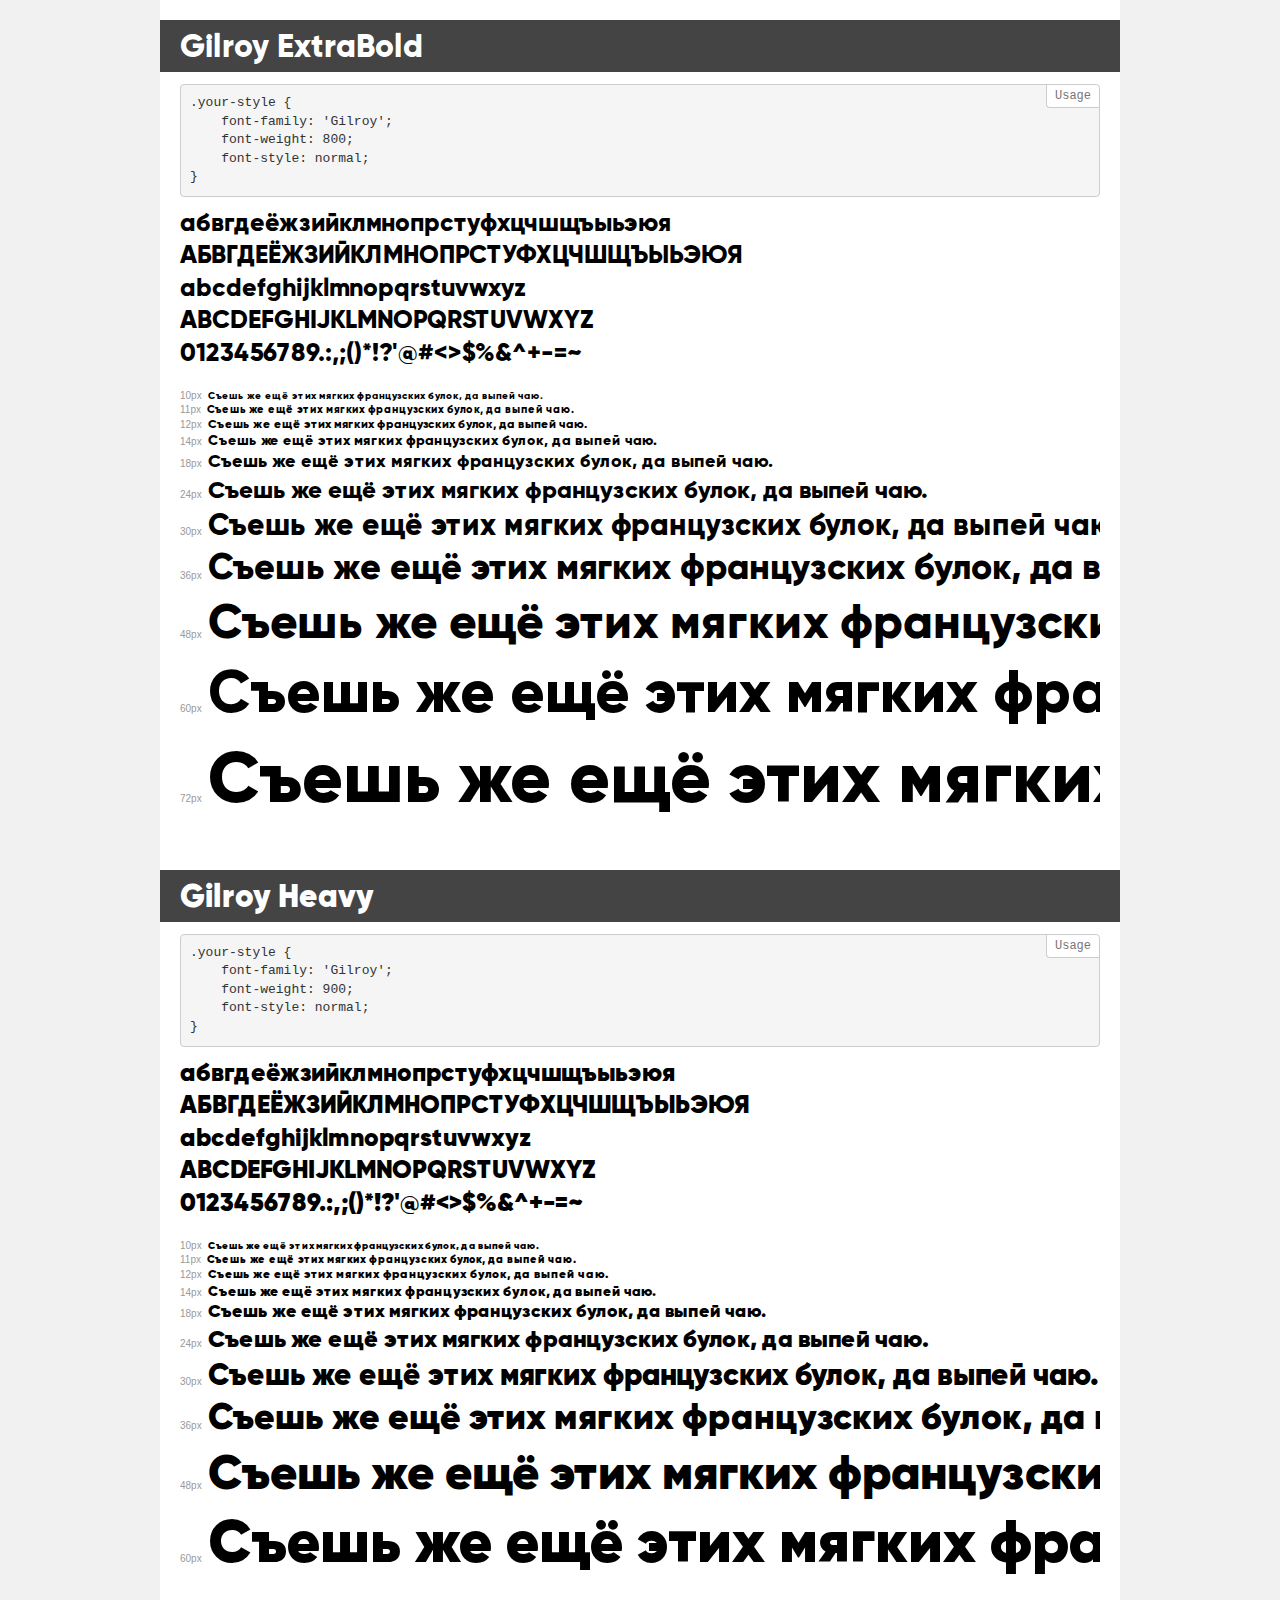
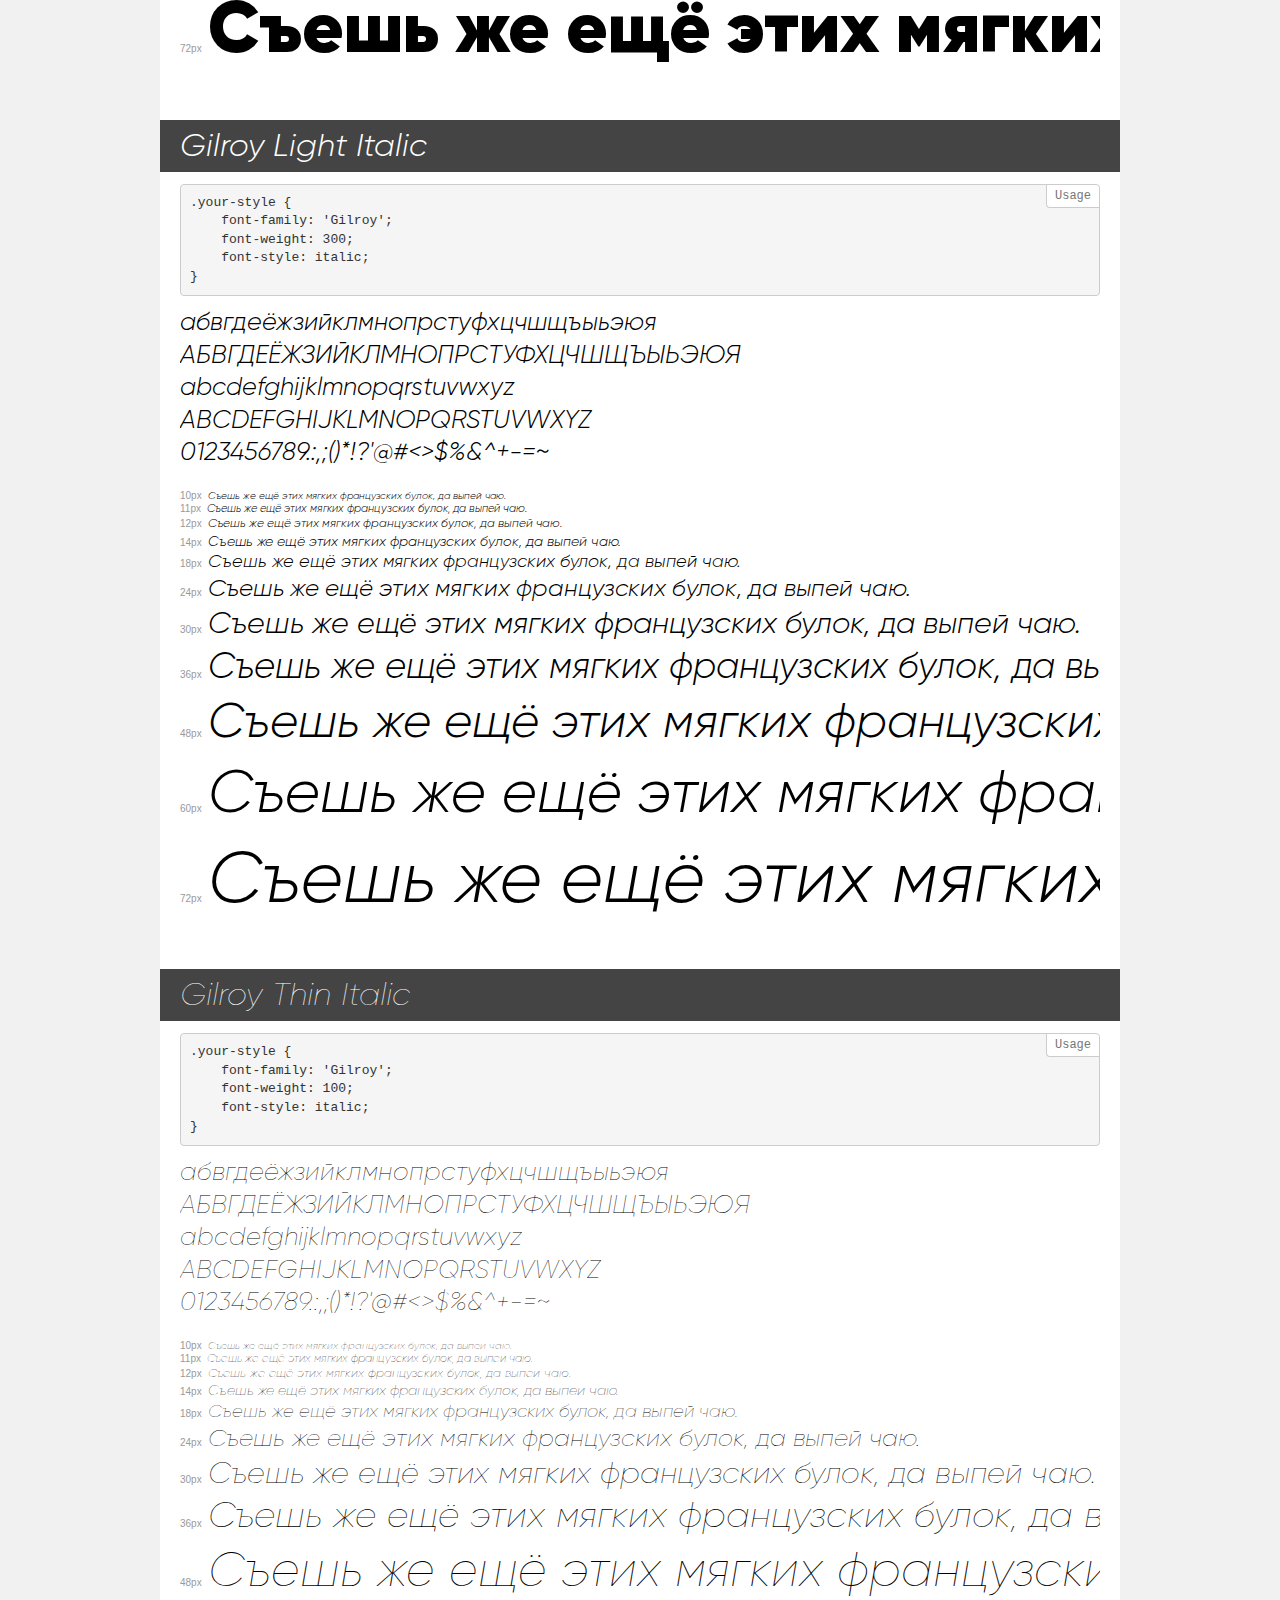
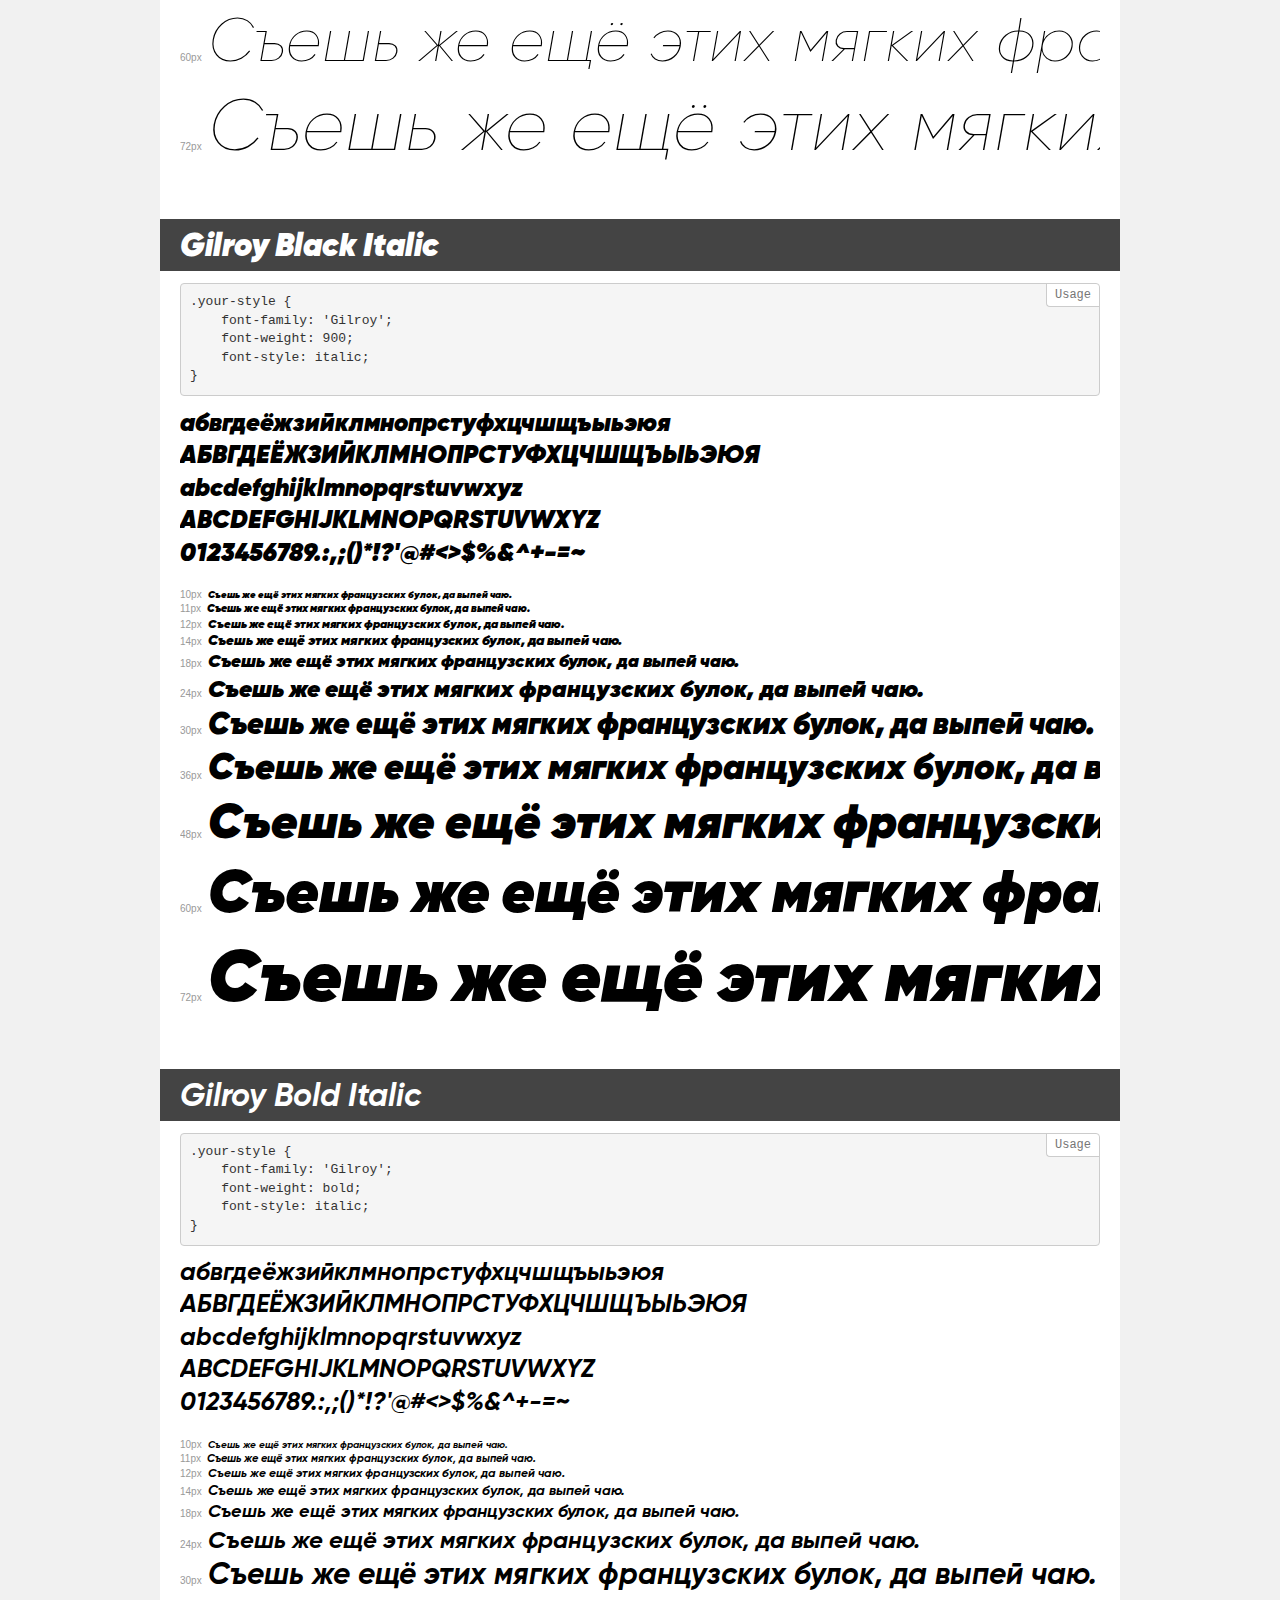
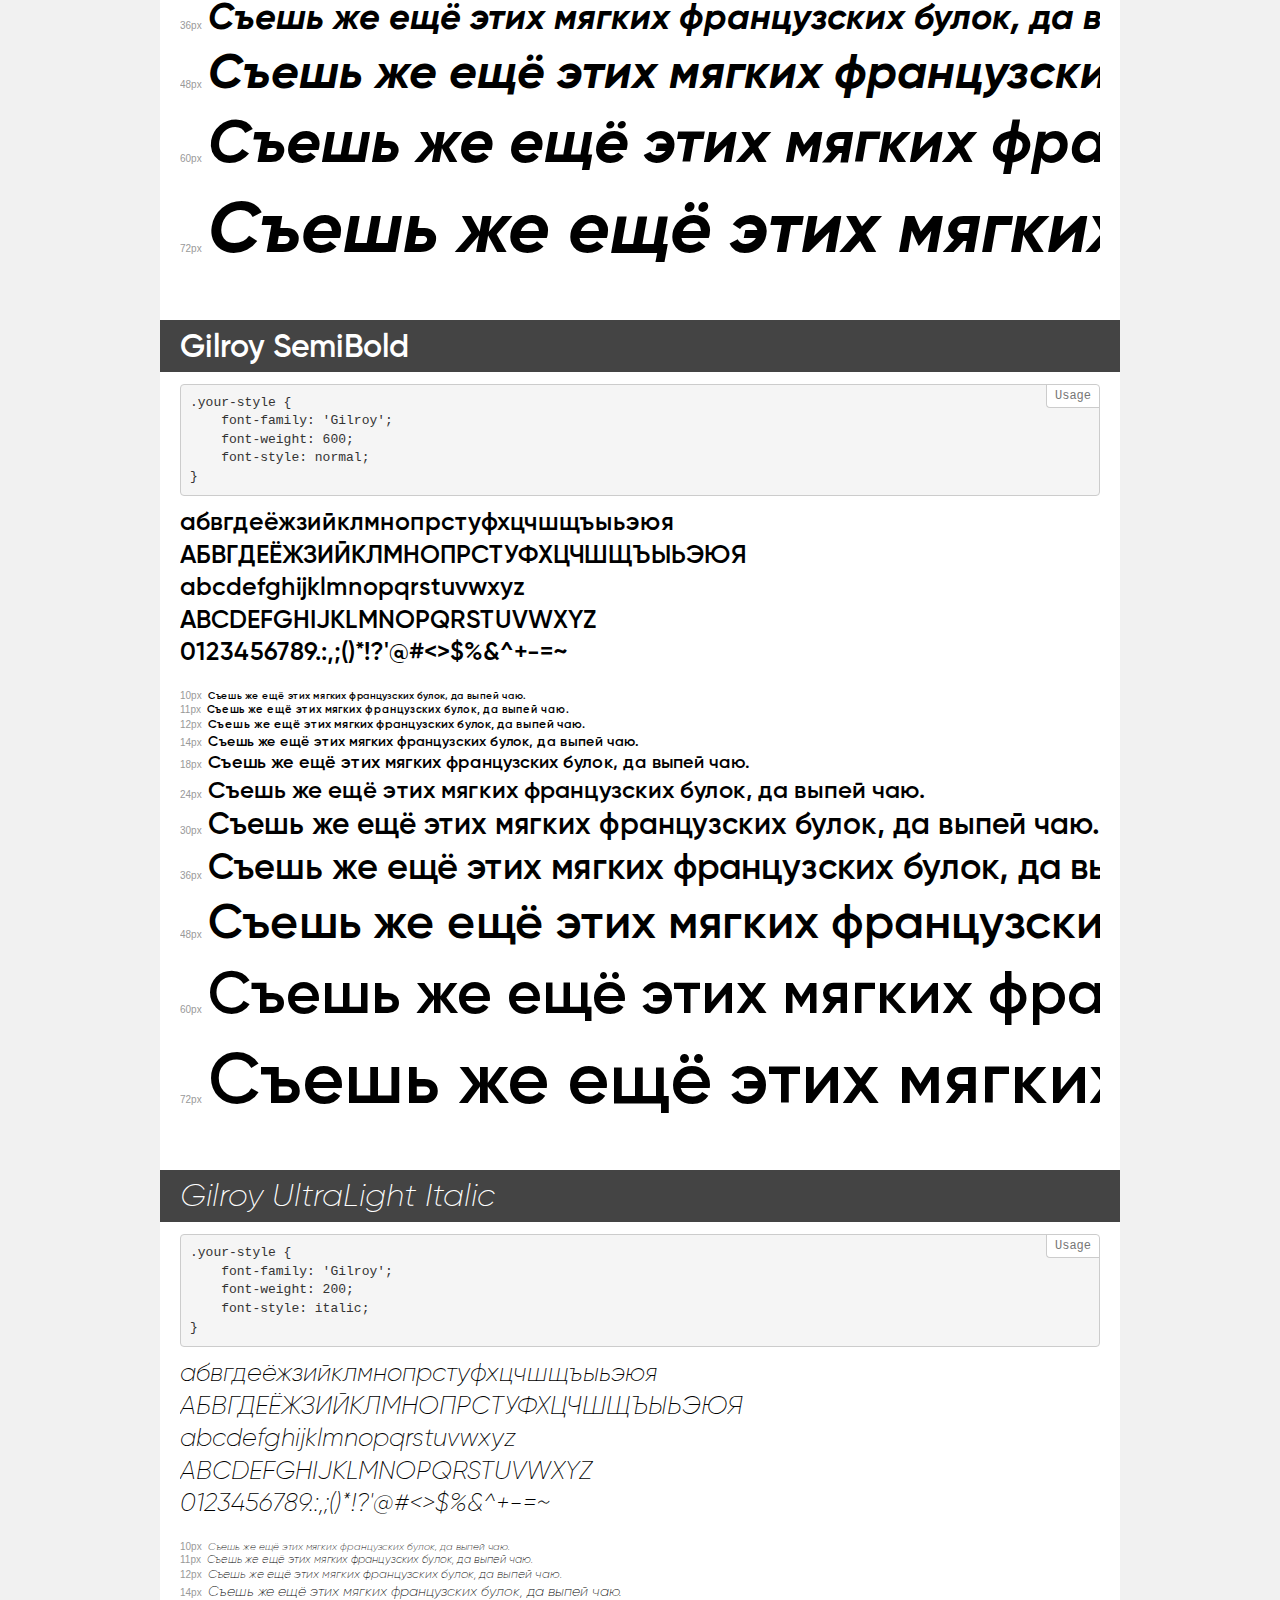
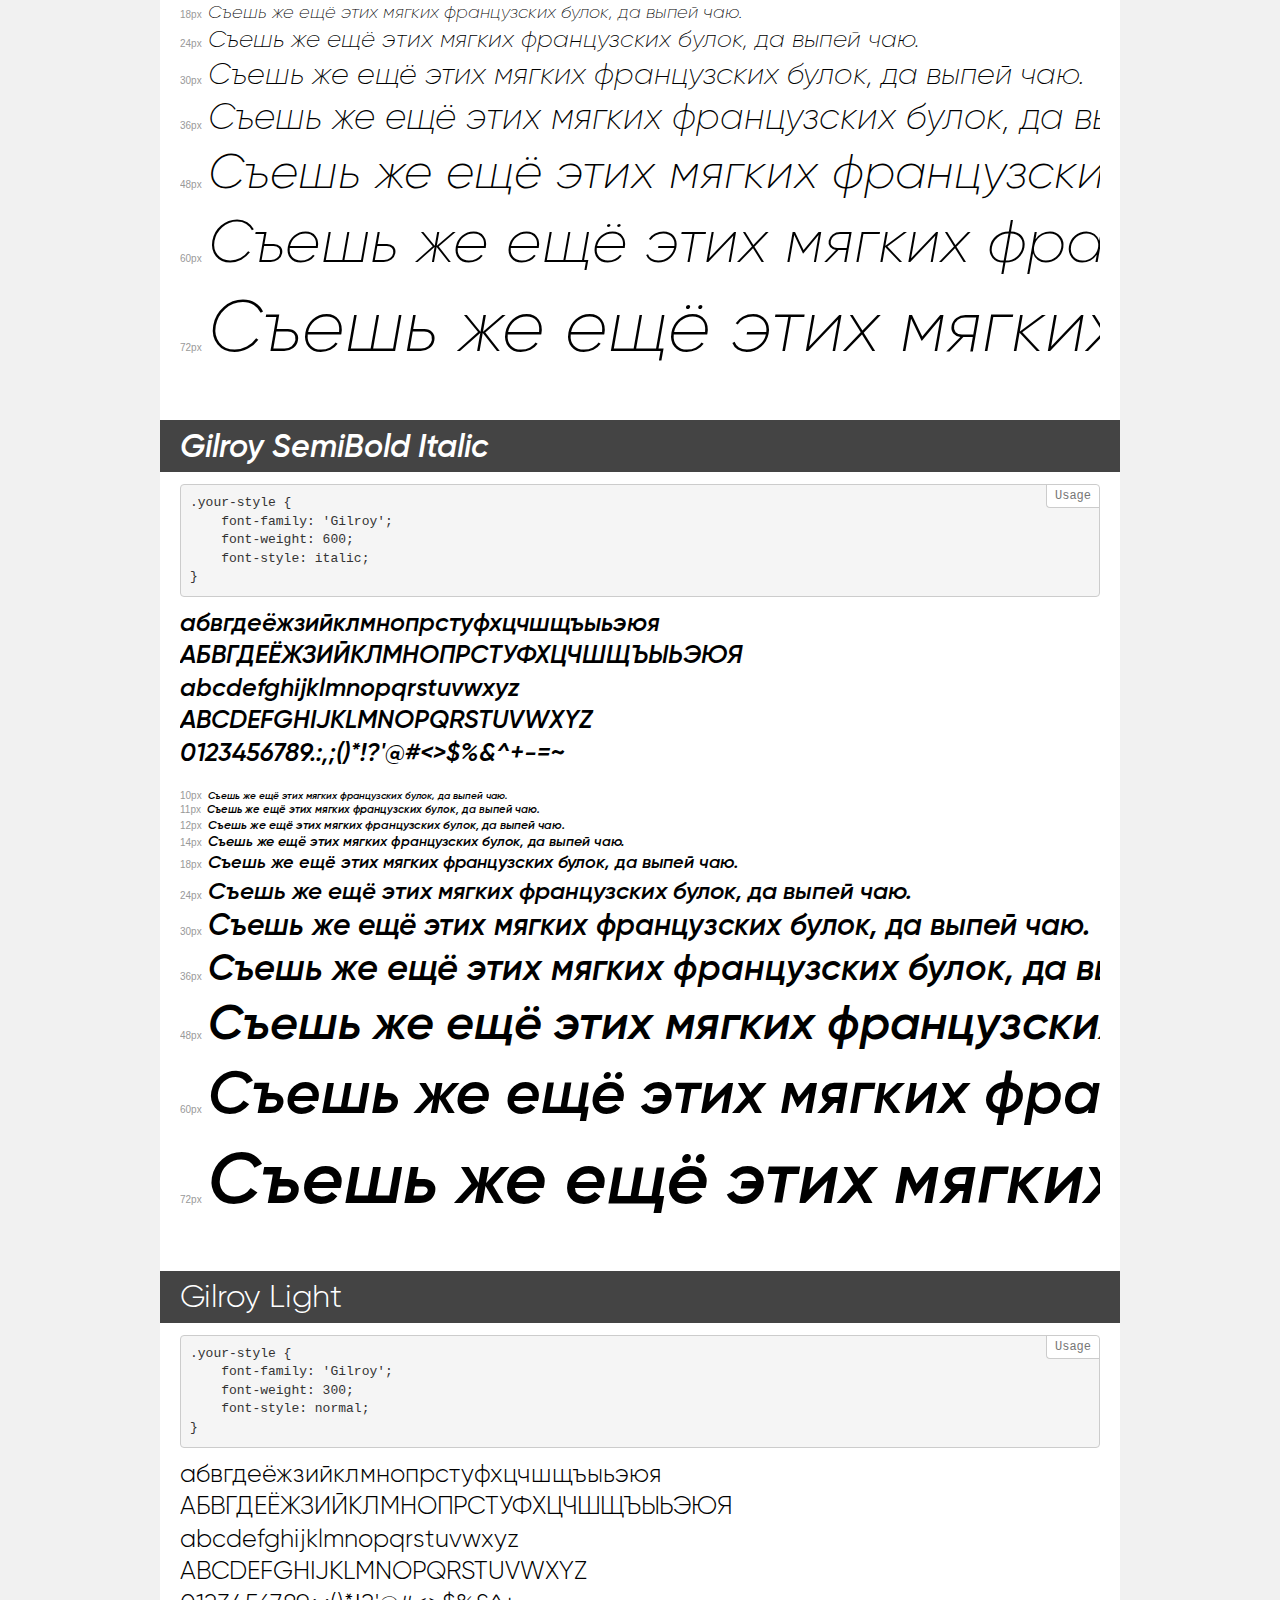
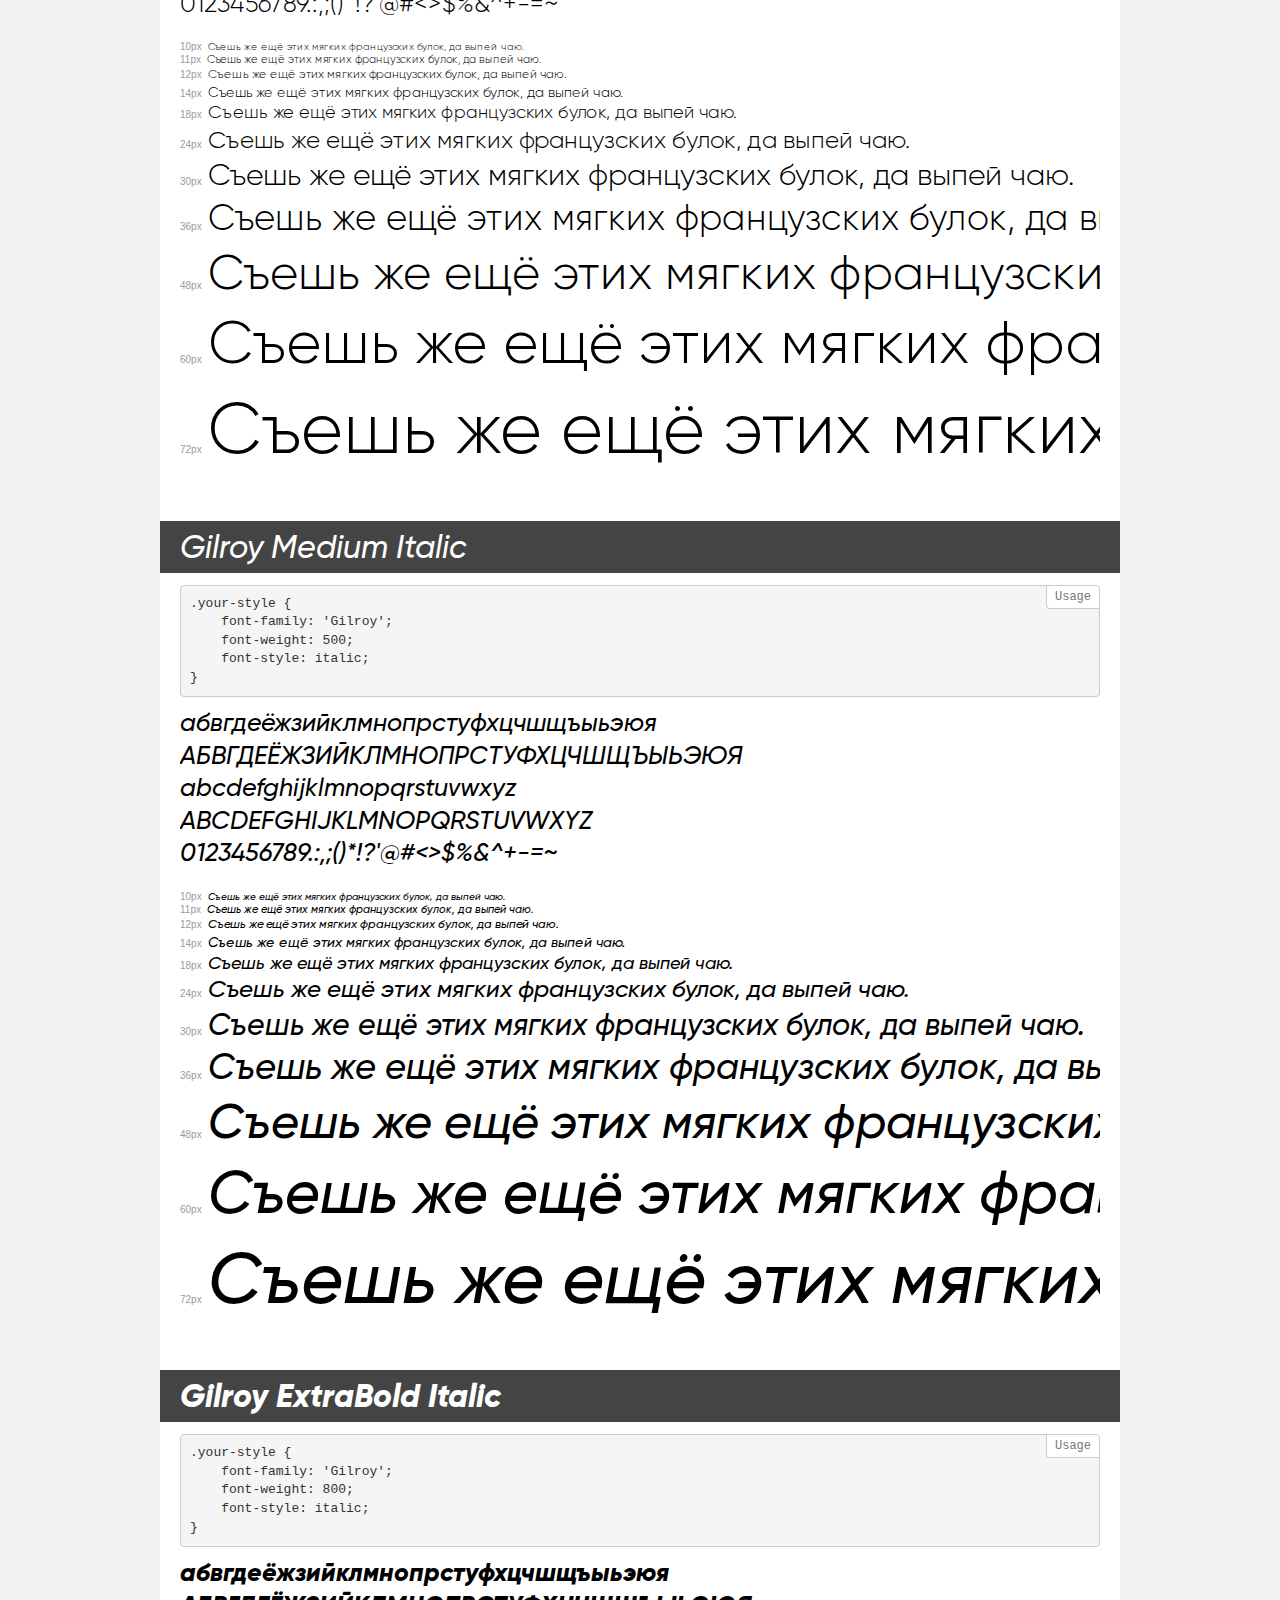
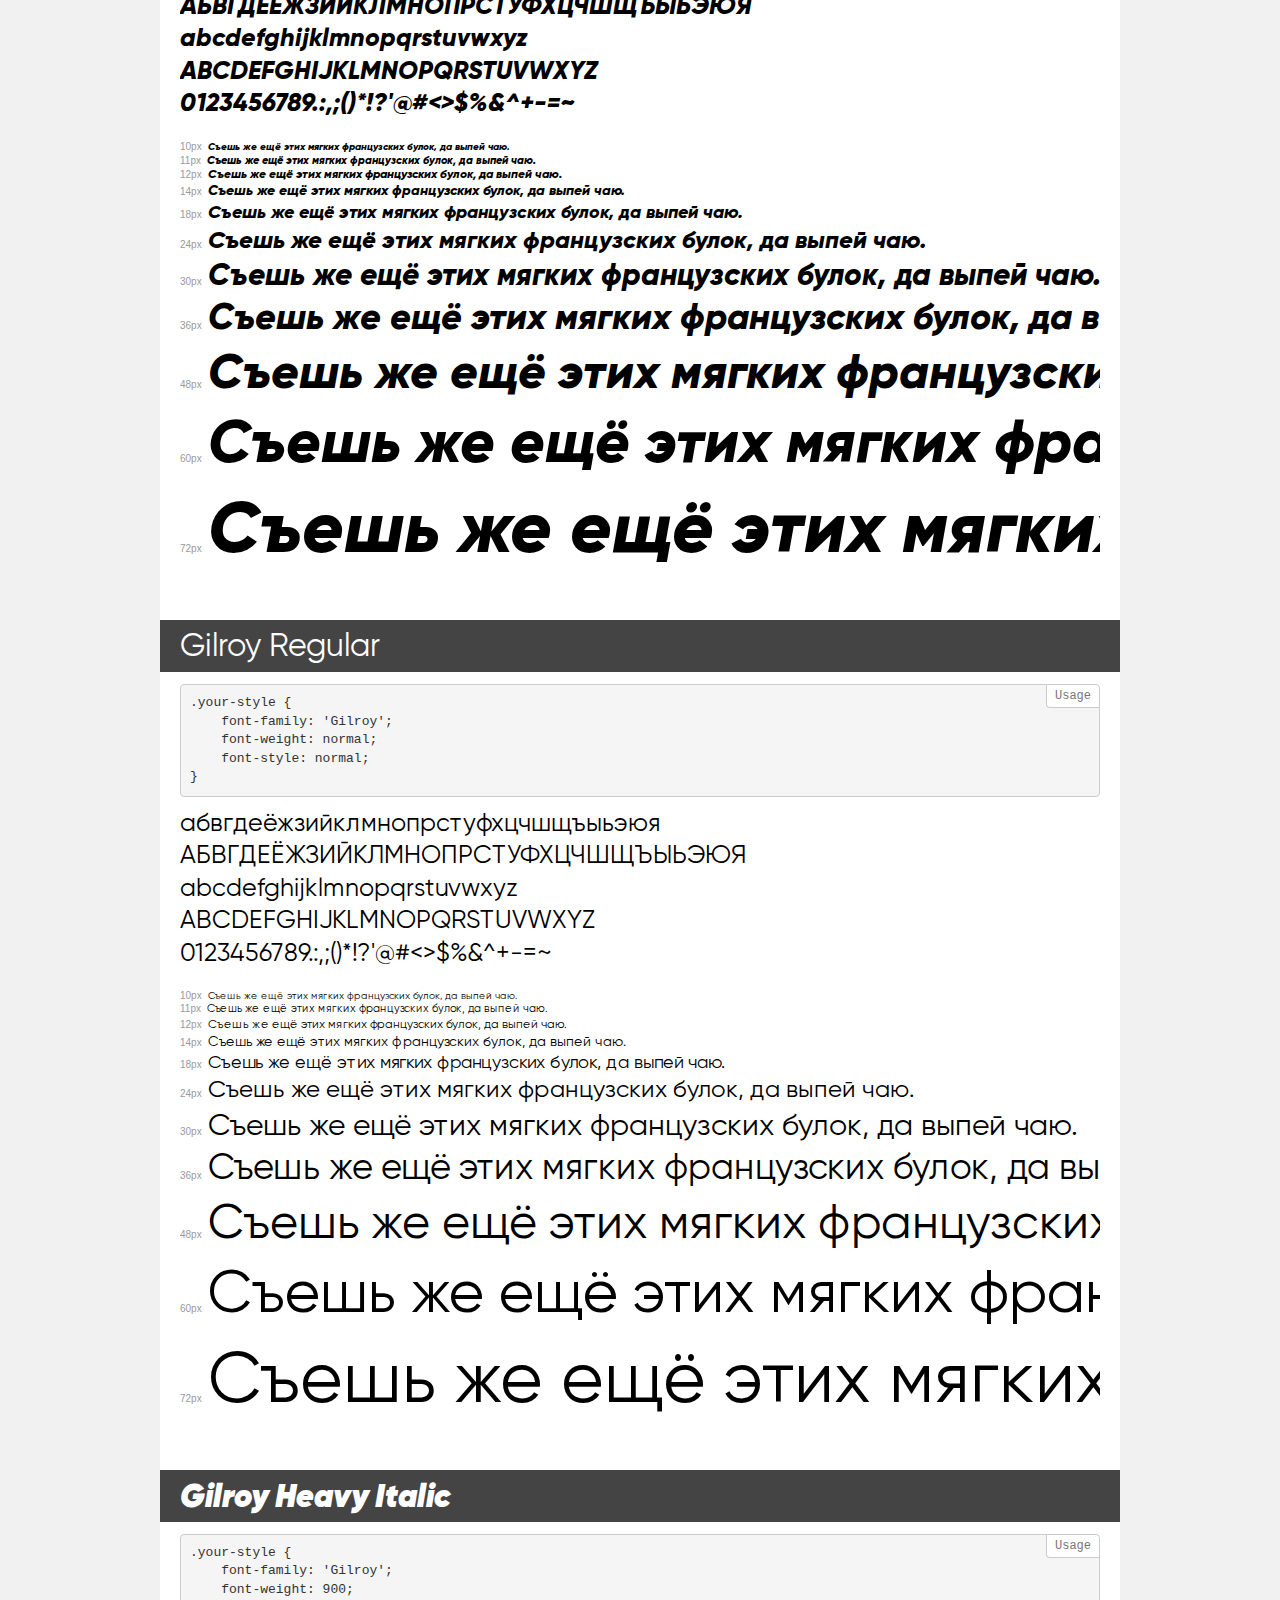
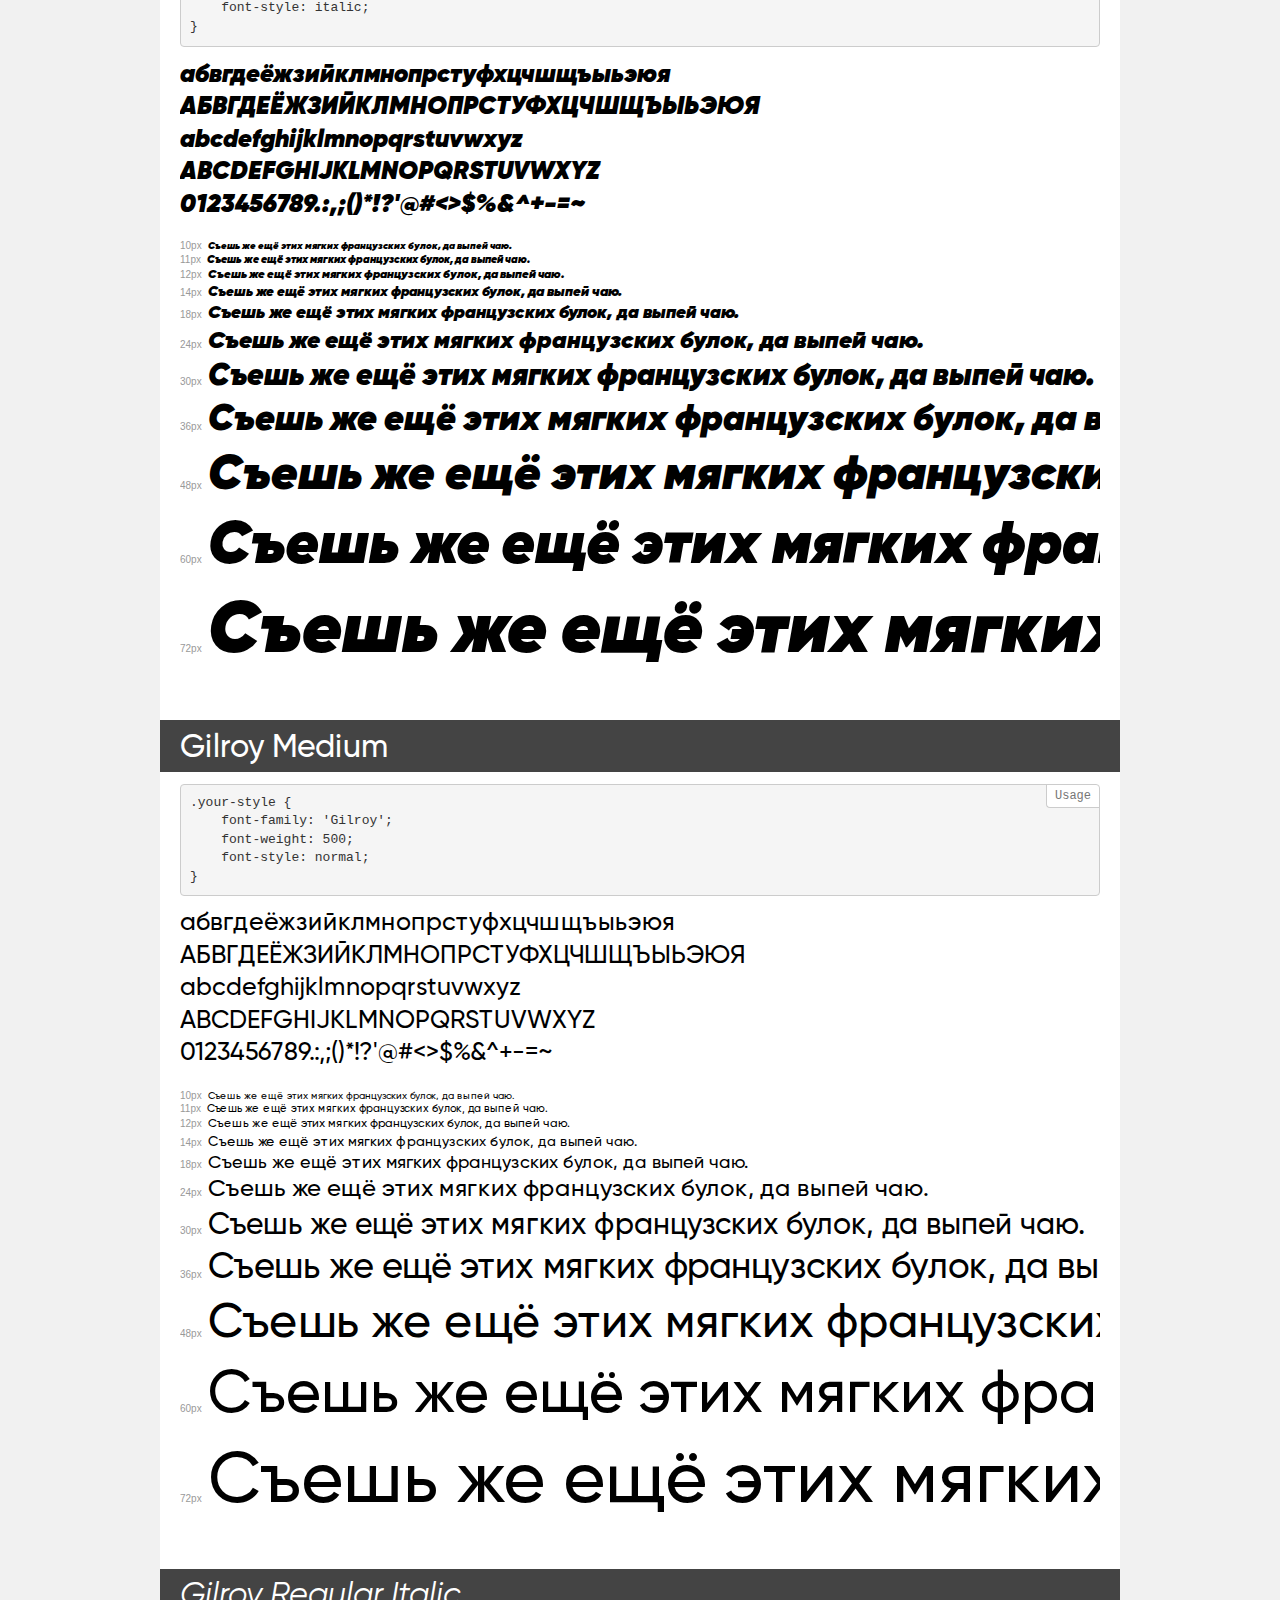
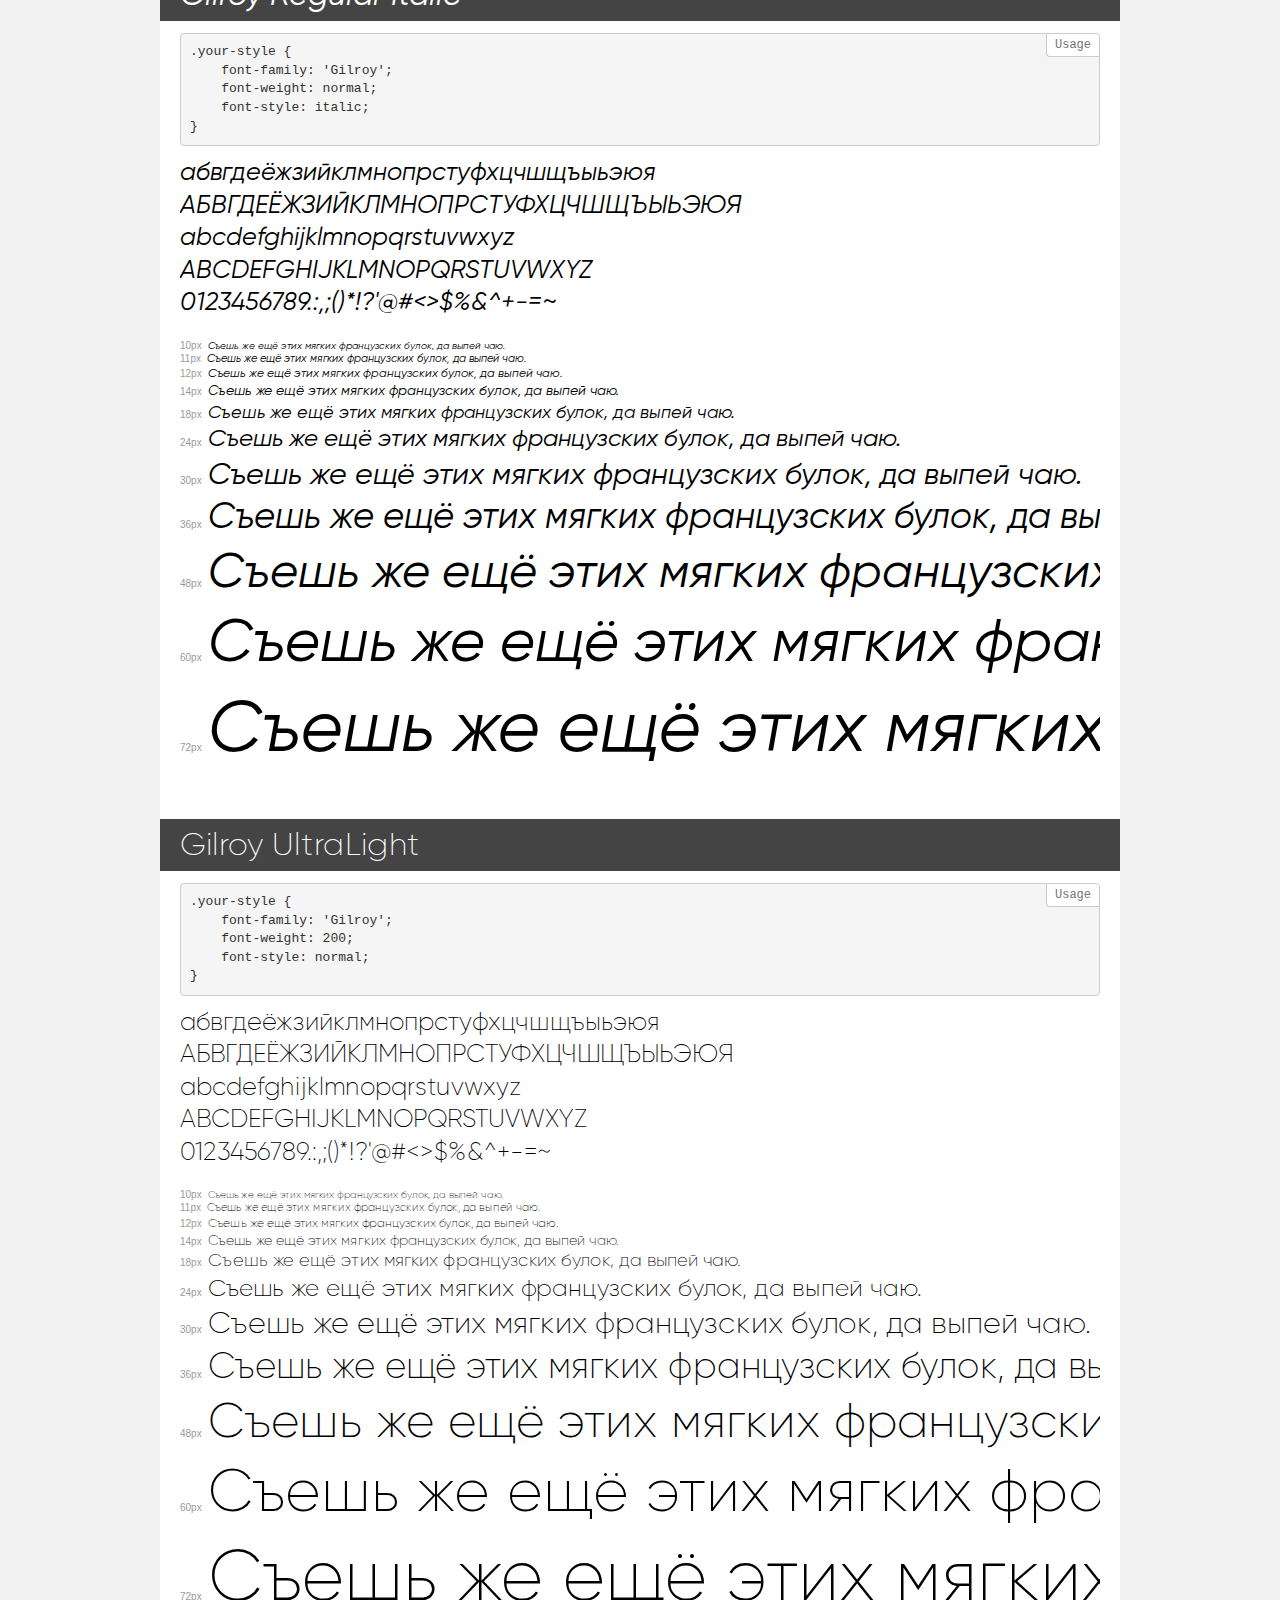
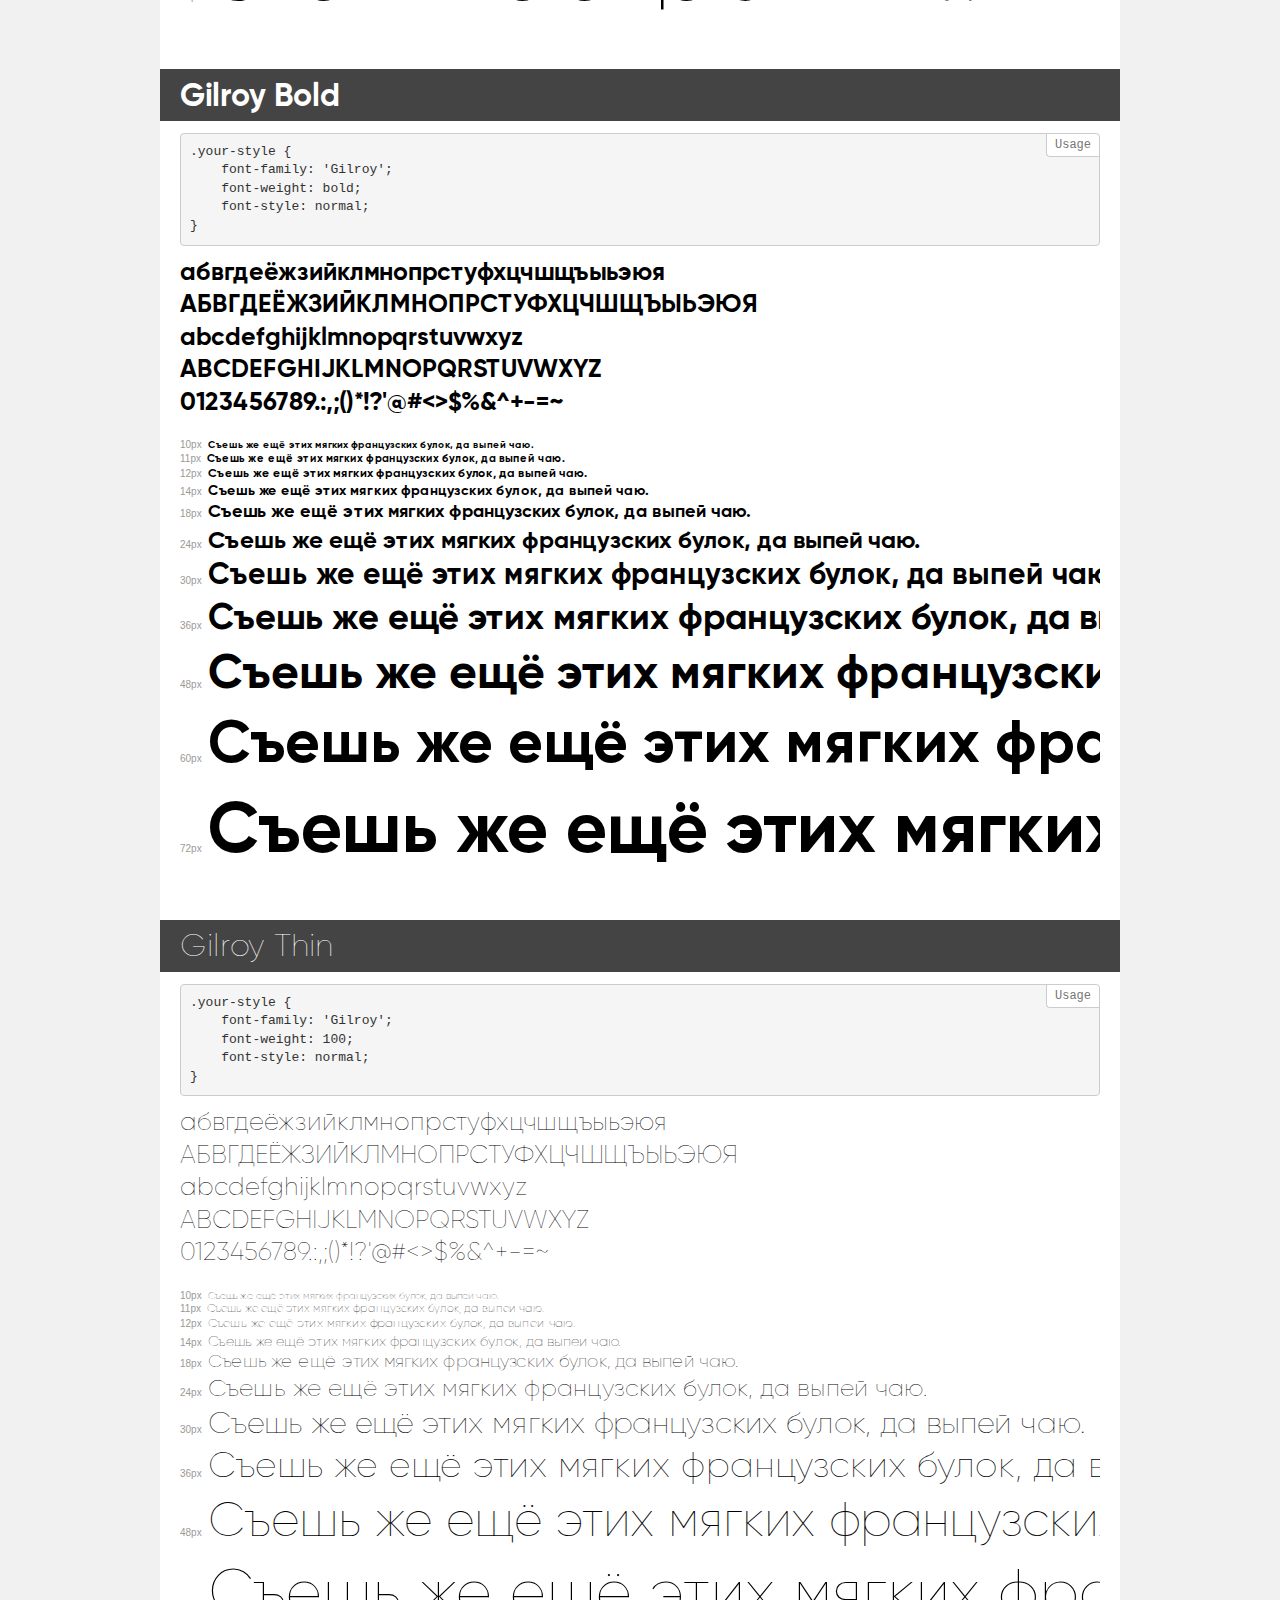
<file: fonts/Gilroy/demo.html>
<!DOCTYPE html>
<html>
<head>
    <meta charset="utf-8">
    <meta http-equiv="X-UA-Compatible" content="IE=edge">
    <meta name="viewport" content="width=device-width, initial-scale=1">
    <meta name="robots" content="noindex, noarchive">
    <meta name="format-detection" content="telephone=no">
    <title>Transfonter demo</title>
    <link href="stylesheet.css" rel="stylesheet">
    <style>
        /*
        http://meyerweb.com/eric/tools/css/reset/
        v2.0 | 20110126
        License: none (public domain)
        */
        html, body, div, span, applet, object, iframe,
        h1, h2, h3, h4, h5, h6, p, blockquote, pre,
        a, abbr, acronym, address, big, cite, code,
        del, dfn, em, img, ins, kbd, q, s, samp,
        small, strike, strong, sub, sup, tt, var,
        b, u, i, center,
        dl, dt, dd, ol, ul, li,
        fieldset, form, label, legend,
        table, caption, tbody, tfoot, thead, tr, th, td,
        article, aside, canvas, details, embed,
        figure, figcaption, footer, header, hgroup,
        menu, nav, output, ruby, section, summary,
        time, mark, audio, video {
            margin: 0;
            padding: 0;
            border: 0;
            font-size: 100%;
            font: inherit;
            vertical-align: baseline;
        }
        /* HTML5 display-role reset for older browsers */
        article, aside, details, figcaption, figure,
        footer, header, hgroup, menu, nav, section {
            display: block;
        }
        body {
            line-height: 1;
        }
        ol, ul {
            list-style: none;
        }
        blockquote, q {
            quotes: none;
        }
        blockquote:before, blockquote:after,
        q:before, q:after {
            content: '';
            content: none;
        }
        table {
            border-collapse: collapse;
            border-spacing: 0;
        }
        /* common styles */
        body {
            background: #f1f1f1;
            color: #000;
        }
        .page {
            background: #fff;
            width: 920px;
            margin: 0 auto;
            padding: 20px 20px 0 20px;
            overflow: hidden;
        }
        .font-container {
            overflow-x: auto;
            overflow-y: hidden;
            margin-bottom: 40px;
            line-height: 1.3;
            white-space: nowrap;
            padding-bottom: 5px;
        }
        h1 {
            position: relative;
            background: #444;
            font-size: 32px;
            color: #fff;
            padding: 10px 20px;
            margin: 0 -20px 12px -20px;
        }
        .letters {
            font-size: 25px;
            margin-bottom: 20px;
        }
        .s10:before {
            content: '10px';
        }
        .s11:before {
            content: '11px';
        }
        .s12:before {
            content: '12px';
        }
        .s14:before {
            content: '14px';
        }
        .s18:before {
            content: '18px';
        }
        .s24:before {
            content: '24px';
        }
        .s30:before {
            content: '30px';
        }
        .s36:before {
            content: '36px';
        }
        .s48:before {
            content: '48px';
        }
        .s60:before {
            content: '60px';
        }
        .s72:before {
            content: '72px';
        }
        .s10:before, .s11:before, .s12:before, .s14:before,
        .s18:before, .s24:before, .s30:before, .s36:before,
        .s48:before, .s60:before, .s72:before {
            font-family: Arial, sans-serif;
            font-size: 10px;
            font-weight: normal;
            font-style: normal;
            color: #999;
            padding-right: 6px;
        }
        pre {
            display: block;
            position: relative;
            padding: 9px;
            margin: 0 0 10px;
            font-family: Monaco, Menlo, Consolas, "Courier New", monospace !important;
            font-size: 13px;
            line-height: 1.428571429;
            color: #333;
            font-weight: normal !important;
            font-style: normal !important;
            background-color: #f5f5f5;
            border: 1px solid #ccc;
            overflow-x: auto;
            border-radius: 4px;
        }
        pre:after {
            display: block;
            position: absolute;
            right: 0;
            top: 0;
            content: 'Usage';
            line-height: 1;
            padding: 5px 8px;
            font-size: 12px;
            color: #767676;
            background-color: #fff;
            border: 1px solid #ccc;
            border-right: none;
            border-top: none;
            border-radius: 0 4px 0 4px;
            z-index: 10;
        }
        /* responsive */
        @media (max-width: 959px) {
            .page {
                width: auto;
                margin: 0;
            }
        }
    </style>
</head>
<body>
<div class="page">
    <div class="demo" style="font-family: 'Gilroy'; font-weight: 800; font-style: normal;">
        <h1>Gilroy ExtraBold</h1>
        <pre>.your-style {
    font-family: 'Gilroy';
    font-weight: 800;
    font-style: normal;
}</pre>
        <div class="font-container">
            <p class="letters">
                абвгдеёжзийклмнопрстуфхцчшщъыьэюя<br>
АБВГДЕЁЖЗИЙКЛМНОПРСТУФХЦЧШЩЪЫЬЭЮЯ<br>
abcdefghijklmnopqrstuvwxyz<br>
ABCDEFGHIJKLMNOPQRSTUVWXYZ<br>
                0123456789.:,;()*!?'@#<>$%&^+-=~
            </p>
            <p class="s10" style="font-size: 10px;">Съешь же ещё этих мягких французских булок, да выпей чаю.</p>
            <p class="s11" style="font-size: 11px;">Съешь же ещё этих мягких французских булок, да выпей чаю.</p>
            <p class="s12" style="font-size: 12px;">Съешь же ещё этих мягких французских булок, да выпей чаю.</p>
            <p class="s14" style="font-size: 14px;">Съешь же ещё этих мягких французских булок, да выпей чаю.</p>
            <p class="s18" style="font-size: 18px;">Съешь же ещё этих мягких французских булок, да выпей чаю.</p>
            <p class="s24" style="font-size: 24px;">Съешь же ещё этих мягких французских булок, да выпей чаю.</p>
            <p class="s30" style="font-size: 30px;">Съешь же ещё этих мягких французских булок, да выпей чаю.</p>
            <p class="s36" style="font-size: 36px;">Съешь же ещё этих мягких французских булок, да выпей чаю.</p>
            <p class="s48" style="font-size: 48px;">Съешь же ещё этих мягких французских булок, да выпей чаю.</p>
            <p class="s60" style="font-size: 60px;">Съешь же ещё этих мягких французских булок, да выпей чаю.</p>
            <p class="s72" style="font-size: 72px;">Съешь же ещё этих мягких французских булок, да выпей чаю.</p>
        </div>
    </div>
    <div class="demo" style="font-family: 'Gilroy'; font-weight: 900; font-style: normal;">
        <h1>Gilroy Heavy</h1>
        <pre>.your-style {
    font-family: 'Gilroy';
    font-weight: 900;
    font-style: normal;
}</pre>
        <div class="font-container">
            <p class="letters">
                абвгдеёжзийклмнопрстуфхцчшщъыьэюя<br>
АБВГДЕЁЖЗИЙКЛМНОПРСТУФХЦЧШЩЪЫЬЭЮЯ<br>
abcdefghijklmnopqrstuvwxyz<br>
ABCDEFGHIJKLMNOPQRSTUVWXYZ<br>
                0123456789.:,;()*!?'@#<>$%&^+-=~
            </p>
            <p class="s10" style="font-size: 10px;">Съешь же ещё этих мягких французских булок, да выпей чаю.</p>
            <p class="s11" style="font-size: 11px;">Съешь же ещё этих мягких французских булок, да выпей чаю.</p>
            <p class="s12" style="font-size: 12px;">Съешь же ещё этих мягких французских булок, да выпей чаю.</p>
            <p class="s14" style="font-size: 14px;">Съешь же ещё этих мягких французских булок, да выпей чаю.</p>
            <p class="s18" style="font-size: 18px;">Съешь же ещё этих мягких французских булок, да выпей чаю.</p>
            <p class="s24" style="font-size: 24px;">Съешь же ещё этих мягких французских булок, да выпей чаю.</p>
            <p class="s30" style="font-size: 30px;">Съешь же ещё этих мягких французских булок, да выпей чаю.</p>
            <p class="s36" style="font-size: 36px;">Съешь же ещё этих мягких французских булок, да выпей чаю.</p>
            <p class="s48" style="font-size: 48px;">Съешь же ещё этих мягких французских булок, да выпей чаю.</p>
            <p class="s60" style="font-size: 60px;">Съешь же ещё этих мягких французских булок, да выпей чаю.</p>
            <p class="s72" style="font-size: 72px;">Съешь же ещё этих мягких французских булок, да выпей чаю.</p>
        </div>
    </div>
    <div class="demo" style="font-family: 'Gilroy'; font-weight: 300; font-style: italic;">
        <h1>Gilroy Light Italic</h1>
        <pre>.your-style {
    font-family: 'Gilroy';
    font-weight: 300;
    font-style: italic;
}</pre>
        <div class="font-container">
            <p class="letters">
                абвгдеёжзийклмнопрстуфхцчшщъыьэюя<br>
АБВГДЕЁЖЗИЙКЛМНОПРСТУФХЦЧШЩЪЫЬЭЮЯ<br>
abcdefghijklmnopqrstuvwxyz<br>
ABCDEFGHIJKLMNOPQRSTUVWXYZ<br>
                0123456789.:,;()*!?'@#<>$%&^+-=~
            </p>
            <p class="s10" style="font-size: 10px;">Съешь же ещё этих мягких французских булок, да выпей чаю.</p>
            <p class="s11" style="font-size: 11px;">Съешь же ещё этих мягких французских булок, да выпей чаю.</p>
            <p class="s12" style="font-size: 12px;">Съешь же ещё этих мягких французских булок, да выпей чаю.</p>
            <p class="s14" style="font-size: 14px;">Съешь же ещё этих мягких французских булок, да выпей чаю.</p>
            <p class="s18" style="font-size: 18px;">Съешь же ещё этих мягких французских булок, да выпей чаю.</p>
            <p class="s24" style="font-size: 24px;">Съешь же ещё этих мягких французских булок, да выпей чаю.</p>
            <p class="s30" style="font-size: 30px;">Съешь же ещё этих мягких французских булок, да выпей чаю.</p>
            <p class="s36" style="font-size: 36px;">Съешь же ещё этих мягких французских булок, да выпей чаю.</p>
            <p class="s48" style="font-size: 48px;">Съешь же ещё этих мягких французских булок, да выпей чаю.</p>
            <p class="s60" style="font-size: 60px;">Съешь же ещё этих мягких французских булок, да выпей чаю.</p>
            <p class="s72" style="font-size: 72px;">Съешь же ещё этих мягких французских булок, да выпей чаю.</p>
        </div>
    </div>
    <div class="demo" style="font-family: 'Gilroy'; font-weight: 100; font-style: italic;">
        <h1>Gilroy Thin Italic</h1>
        <pre>.your-style {
    font-family: 'Gilroy';
    font-weight: 100;
    font-style: italic;
}</pre>
        <div class="font-container">
            <p class="letters">
                абвгдеёжзийклмнопрстуфхцчшщъыьэюя<br>
АБВГДЕЁЖЗИЙКЛМНОПРСТУФХЦЧШЩЪЫЬЭЮЯ<br>
abcdefghijklmnopqrstuvwxyz<br>
ABCDEFGHIJKLMNOPQRSTUVWXYZ<br>
                0123456789.:,;()*!?'@#<>$%&^+-=~
            </p>
            <p class="s10" style="font-size: 10px;">Съешь же ещё этих мягких французских булок, да выпей чаю.</p>
            <p class="s11" style="font-size: 11px;">Съешь же ещё этих мягких французских булок, да выпей чаю.</p>
            <p class="s12" style="font-size: 12px;">Съешь же ещё этих мягких французских булок, да выпей чаю.</p>
            <p class="s14" style="font-size: 14px;">Съешь же ещё этих мягких французских булок, да выпей чаю.</p>
            <p class="s18" style="font-size: 18px;">Съешь же ещё этих мягких французских булок, да выпей чаю.</p>
            <p class="s24" style="font-size: 24px;">Съешь же ещё этих мягких французских булок, да выпей чаю.</p>
            <p class="s30" style="font-size: 30px;">Съешь же ещё этих мягких французских булок, да выпей чаю.</p>
            <p class="s36" style="font-size: 36px;">Съешь же ещё этих мягких французских булок, да выпей чаю.</p>
            <p class="s48" style="font-size: 48px;">Съешь же ещё этих мягких французских булок, да выпей чаю.</p>
            <p class="s60" style="font-size: 60px;">Съешь же ещё этих мягких французских булок, да выпей чаю.</p>
            <p class="s72" style="font-size: 72px;">Съешь же ещё этих мягких французских булок, да выпей чаю.</p>
        </div>
    </div>
    <div class="demo" style="font-family: 'Gilroy'; font-weight: 900; font-style: italic;">
        <h1>Gilroy Black Italic</h1>
        <pre>.your-style {
    font-family: 'Gilroy';
    font-weight: 900;
    font-style: italic;
}</pre>
        <div class="font-container">
            <p class="letters">
                абвгдеёжзийклмнопрстуфхцчшщъыьэюя<br>
АБВГДЕЁЖЗИЙКЛМНОПРСТУФХЦЧШЩЪЫЬЭЮЯ<br>
abcdefghijklmnopqrstuvwxyz<br>
ABCDEFGHIJKLMNOPQRSTUVWXYZ<br>
                0123456789.:,;()*!?'@#<>$%&^+-=~
            </p>
            <p class="s10" style="font-size: 10px;">Съешь же ещё этих мягких французских булок, да выпей чаю.</p>
            <p class="s11" style="font-size: 11px;">Съешь же ещё этих мягких французских булок, да выпей чаю.</p>
            <p class="s12" style="font-size: 12px;">Съешь же ещё этих мягких французских булок, да выпей чаю.</p>
            <p class="s14" style="font-size: 14px;">Съешь же ещё этих мягких французских булок, да выпей чаю.</p>
            <p class="s18" style="font-size: 18px;">Съешь же ещё этих мягких французских булок, да выпей чаю.</p>
            <p class="s24" style="font-size: 24px;">Съешь же ещё этих мягких французских булок, да выпей чаю.</p>
            <p class="s30" style="font-size: 30px;">Съешь же ещё этих мягких французских булок, да выпей чаю.</p>
            <p class="s36" style="font-size: 36px;">Съешь же ещё этих мягких французских булок, да выпей чаю.</p>
            <p class="s48" style="font-size: 48px;">Съешь же ещё этих мягких французских булок, да выпей чаю.</p>
            <p class="s60" style="font-size: 60px;">Съешь же ещё этих мягких французских булок, да выпей чаю.</p>
            <p class="s72" style="font-size: 72px;">Съешь же ещё этих мягких французских булок, да выпей чаю.</p>
        </div>
    </div>
    <div class="demo" style="font-family: 'Gilroy'; font-weight: bold; font-style: italic;">
        <h1>Gilroy Bold Italic</h1>
        <pre>.your-style {
    font-family: 'Gilroy';
    font-weight: bold;
    font-style: italic;
}</pre>
        <div class="font-container">
            <p class="letters">
                абвгдеёжзийклмнопрстуфхцчшщъыьэюя<br>
АБВГДЕЁЖЗИЙКЛМНОПРСТУФХЦЧШЩЪЫЬЭЮЯ<br>
abcdefghijklmnopqrstuvwxyz<br>
ABCDEFGHIJKLMNOPQRSTUVWXYZ<br>
                0123456789.:,;()*!?'@#<>$%&^+-=~
            </p>
            <p class="s10" style="font-size: 10px;">Съешь же ещё этих мягких французских булок, да выпей чаю.</p>
            <p class="s11" style="font-size: 11px;">Съешь же ещё этих мягких французских булок, да выпей чаю.</p>
            <p class="s12" style="font-size: 12px;">Съешь же ещё этих мягких французских булок, да выпей чаю.</p>
            <p class="s14" style="font-size: 14px;">Съешь же ещё этих мягких французских булок, да выпей чаю.</p>
            <p class="s18" style="font-size: 18px;">Съешь же ещё этих мягких французских булок, да выпей чаю.</p>
            <p class="s24" style="font-size: 24px;">Съешь же ещё этих мягких французских булок, да выпей чаю.</p>
            <p class="s30" style="font-size: 30px;">Съешь же ещё этих мягких французских булок, да выпей чаю.</p>
            <p class="s36" style="font-size: 36px;">Съешь же ещё этих мягких французских булок, да выпей чаю.</p>
            <p class="s48" style="font-size: 48px;">Съешь же ещё этих мягких французских булок, да выпей чаю.</p>
            <p class="s60" style="font-size: 60px;">Съешь же ещё этих мягких французских булок, да выпей чаю.</p>
            <p class="s72" style="font-size: 72px;">Съешь же ещё этих мягких французских булок, да выпей чаю.</p>
        </div>
    </div>
    <div class="demo" style="font-family: 'Gilroy'; font-weight: 600; font-style: normal;">
        <h1>Gilroy SemiBold</h1>
        <pre>.your-style {
    font-family: 'Gilroy';
    font-weight: 600;
    font-style: normal;
}</pre>
        <div class="font-container">
            <p class="letters">
                абвгдеёжзийклмнопрстуфхцчшщъыьэюя<br>
АБВГДЕЁЖЗИЙКЛМНОПРСТУФХЦЧШЩЪЫЬЭЮЯ<br>
abcdefghijklmnopqrstuvwxyz<br>
ABCDEFGHIJKLMNOPQRSTUVWXYZ<br>
                0123456789.:,;()*!?'@#<>$%&^+-=~
            </p>
            <p class="s10" style="font-size: 10px;">Съешь же ещё этих мягких французских булок, да выпей чаю.</p>
            <p class="s11" style="font-size: 11px;">Съешь же ещё этих мягких французских булок, да выпей чаю.</p>
            <p class="s12" style="font-size: 12px;">Съешь же ещё этих мягких французских булок, да выпей чаю.</p>
            <p class="s14" style="font-size: 14px;">Съешь же ещё этих мягких французских булок, да выпей чаю.</p>
            <p class="s18" style="font-size: 18px;">Съешь же ещё этих мягких французских булок, да выпей чаю.</p>
            <p class="s24" style="font-size: 24px;">Съешь же ещё этих мягких французских булок, да выпей чаю.</p>
            <p class="s30" style="font-size: 30px;">Съешь же ещё этих мягких французских булок, да выпей чаю.</p>
            <p class="s36" style="font-size: 36px;">Съешь же ещё этих мягких французских булок, да выпей чаю.</p>
            <p class="s48" style="font-size: 48px;">Съешь же ещё этих мягких французских булок, да выпей чаю.</p>
            <p class="s60" style="font-size: 60px;">Съешь же ещё этих мягких французских булок, да выпей чаю.</p>
            <p class="s72" style="font-size: 72px;">Съешь же ещё этих мягких французских булок, да выпей чаю.</p>
        </div>
    </div>
    <div class="demo" style="font-family: 'Gilroy'; font-weight: 200; font-style: italic;">
        <h1>Gilroy UltraLight Italic</h1>
        <pre>.your-style {
    font-family: 'Gilroy';
    font-weight: 200;
    font-style: italic;
}</pre>
        <div class="font-container">
            <p class="letters">
                абвгдеёжзийклмнопрстуфхцчшщъыьэюя<br>
АБВГДЕЁЖЗИЙКЛМНОПРСТУФХЦЧШЩЪЫЬЭЮЯ<br>
abcdefghijklmnopqrstuvwxyz<br>
ABCDEFGHIJKLMNOPQRSTUVWXYZ<br>
                0123456789.:,;()*!?'@#<>$%&^+-=~
            </p>
            <p class="s10" style="font-size: 10px;">Съешь же ещё этих мягких французских булок, да выпей чаю.</p>
            <p class="s11" style="font-size: 11px;">Съешь же ещё этих мягких французских булок, да выпей чаю.</p>
            <p class="s12" style="font-size: 12px;">Съешь же ещё этих мягких французских булок, да выпей чаю.</p>
            <p class="s14" style="font-size: 14px;">Съешь же ещё этих мягких французских булок, да выпей чаю.</p>
            <p class="s18" style="font-size: 18px;">Съешь же ещё этих мягких французских булок, да выпей чаю.</p>
            <p class="s24" style="font-size: 24px;">Съешь же ещё этих мягких французских булок, да выпей чаю.</p>
            <p class="s30" style="font-size: 30px;">Съешь же ещё этих мягких французских булок, да выпей чаю.</p>
            <p class="s36" style="font-size: 36px;">Съешь же ещё этих мягких французских булок, да выпей чаю.</p>
            <p class="s48" style="font-size: 48px;">Съешь же ещё этих мягких французских булок, да выпей чаю.</p>
            <p class="s60" style="font-size: 60px;">Съешь же ещё этих мягких французских булок, да выпей чаю.</p>
            <p class="s72" style="font-size: 72px;">Съешь же ещё этих мягких французских булок, да выпей чаю.</p>
        </div>
    </div>
    <div class="demo" style="font-family: 'Gilroy'; font-weight: 600; font-style: italic;">
        <h1>Gilroy SemiBold Italic</h1>
        <pre>.your-style {
    font-family: 'Gilroy';
    font-weight: 600;
    font-style: italic;
}</pre>
        <div class="font-container">
            <p class="letters">
                абвгдеёжзийклмнопрстуфхцчшщъыьэюя<br>
АБВГДЕЁЖЗИЙКЛМНОПРСТУФХЦЧШЩЪЫЬЭЮЯ<br>
abcdefghijklmnopqrstuvwxyz<br>
ABCDEFGHIJKLMNOPQRSTUVWXYZ<br>
                0123456789.:,;()*!?'@#<>$%&^+-=~
            </p>
            <p class="s10" style="font-size: 10px;">Съешь же ещё этих мягких французских булок, да выпей чаю.</p>
            <p class="s11" style="font-size: 11px;">Съешь же ещё этих мягких французских булок, да выпей чаю.</p>
            <p class="s12" style="font-size: 12px;">Съешь же ещё этих мягких французских булок, да выпей чаю.</p>
            <p class="s14" style="font-size: 14px;">Съешь же ещё этих мягких французских булок, да выпей чаю.</p>
            <p class="s18" style="font-size: 18px;">Съешь же ещё этих мягких французских булок, да выпей чаю.</p>
            <p class="s24" style="font-size: 24px;">Съешь же ещё этих мягких французских булок, да выпей чаю.</p>
            <p class="s30" style="font-size: 30px;">Съешь же ещё этих мягких французских булок, да выпей чаю.</p>
            <p class="s36" style="font-size: 36px;">Съешь же ещё этих мягких французских булок, да выпей чаю.</p>
            <p class="s48" style="font-size: 48px;">Съешь же ещё этих мягких французских булок, да выпей чаю.</p>
            <p class="s60" style="font-size: 60px;">Съешь же ещё этих мягких французских булок, да выпей чаю.</p>
            <p class="s72" style="font-size: 72px;">Съешь же ещё этих мягких французских булок, да выпей чаю.</p>
        </div>
    </div>
    <div class="demo" style="font-family: 'Gilroy'; font-weight: 300; font-style: normal;">
        <h1>Gilroy Light</h1>
        <pre>.your-style {
    font-family: 'Gilroy';
    font-weight: 300;
    font-style: normal;
}</pre>
        <div class="font-container">
            <p class="letters">
                абвгдеёжзийклмнопрстуфхцчшщъыьэюя<br>
АБВГДЕЁЖЗИЙКЛМНОПРСТУФХЦЧШЩЪЫЬЭЮЯ<br>
abcdefghijklmnopqrstuvwxyz<br>
ABCDEFGHIJKLMNOPQRSTUVWXYZ<br>
                0123456789.:,;()*!?'@#<>$%&^+-=~
            </p>
            <p class="s10" style="font-size: 10px;">Съешь же ещё этих мягких французских булок, да выпей чаю.</p>
            <p class="s11" style="font-size: 11px;">Съешь же ещё этих мягких французских булок, да выпей чаю.</p>
            <p class="s12" style="font-size: 12px;">Съешь же ещё этих мягких французских булок, да выпей чаю.</p>
            <p class="s14" style="font-size: 14px;">Съешь же ещё этих мягких французских булок, да выпей чаю.</p>
            <p class="s18" style="font-size: 18px;">Съешь же ещё этих мягких французских булок, да выпей чаю.</p>
            <p class="s24" style="font-size: 24px;">Съешь же ещё этих мягких французских булок, да выпей чаю.</p>
            <p class="s30" style="font-size: 30px;">Съешь же ещё этих мягких французских булок, да выпей чаю.</p>
            <p class="s36" style="font-size: 36px;">Съешь же ещё этих мягких французских булок, да выпей чаю.</p>
            <p class="s48" style="font-size: 48px;">Съешь же ещё этих мягких французских булок, да выпей чаю.</p>
            <p class="s60" style="font-size: 60px;">Съешь же ещё этих мягких французских булок, да выпей чаю.</p>
            <p class="s72" style="font-size: 72px;">Съешь же ещё этих мягких французских булок, да выпей чаю.</p>
        </div>
    </div>
    <div class="demo" style="font-family: 'Gilroy'; font-weight: 500; font-style: italic;">
        <h1>Gilroy Medium Italic</h1>
        <pre>.your-style {
    font-family: 'Gilroy';
    font-weight: 500;
    font-style: italic;
}</pre>
        <div class="font-container">
            <p class="letters">
                абвгдеёжзийклмнопрстуфхцчшщъыьэюя<br>
АБВГДЕЁЖЗИЙКЛМНОПРСТУФХЦЧШЩЪЫЬЭЮЯ<br>
abcdefghijklmnopqrstuvwxyz<br>
ABCDEFGHIJKLMNOPQRSTUVWXYZ<br>
                0123456789.:,;()*!?'@#<>$%&^+-=~
            </p>
            <p class="s10" style="font-size: 10px;">Съешь же ещё этих мягких французских булок, да выпей чаю.</p>
            <p class="s11" style="font-size: 11px;">Съешь же ещё этих мягких французских булок, да выпей чаю.</p>
            <p class="s12" style="font-size: 12px;">Съешь же ещё этих мягких французских булок, да выпей чаю.</p>
            <p class="s14" style="font-size: 14px;">Съешь же ещё этих мягких французских булок, да выпей чаю.</p>
            <p class="s18" style="font-size: 18px;">Съешь же ещё этих мягких французских булок, да выпей чаю.</p>
            <p class="s24" style="font-size: 24px;">Съешь же ещё этих мягких французских булок, да выпей чаю.</p>
            <p class="s30" style="font-size: 30px;">Съешь же ещё этих мягких французских булок, да выпей чаю.</p>
            <p class="s36" style="font-size: 36px;">Съешь же ещё этих мягких французских булок, да выпей чаю.</p>
            <p class="s48" style="font-size: 48px;">Съешь же ещё этих мягких французских булок, да выпей чаю.</p>
            <p class="s60" style="font-size: 60px;">Съешь же ещё этих мягких французских булок, да выпей чаю.</p>
            <p class="s72" style="font-size: 72px;">Съешь же ещё этих мягких французских булок, да выпей чаю.</p>
        </div>
    </div>
    <div class="demo" style="font-family: 'Gilroy'; font-weight: 800; font-style: italic;">
        <h1>Gilroy ExtraBold Italic</h1>
        <pre>.your-style {
    font-family: 'Gilroy';
    font-weight: 800;
    font-style: italic;
}</pre>
        <div class="font-container">
            <p class="letters">
                абвгдеёжзийклмнопрстуфхцчшщъыьэюя<br>
АБВГДЕЁЖЗИЙКЛМНОПРСТУФХЦЧШЩЪЫЬЭЮЯ<br>
abcdefghijklmnopqrstuvwxyz<br>
ABCDEFGHIJKLMNOPQRSTUVWXYZ<br>
                0123456789.:,;()*!?'@#<>$%&^+-=~
            </p>
            <p class="s10" style="font-size: 10px;">Съешь же ещё этих мягких французских булок, да выпей чаю.</p>
            <p class="s11" style="font-size: 11px;">Съешь же ещё этих мягких французских булок, да выпей чаю.</p>
            <p class="s12" style="font-size: 12px;">Съешь же ещё этих мягких французских булок, да выпей чаю.</p>
            <p class="s14" style="font-size: 14px;">Съешь же ещё этих мягких французских булок, да выпей чаю.</p>
            <p class="s18" style="font-size: 18px;">Съешь же ещё этих мягких французских булок, да выпей чаю.</p>
            <p class="s24" style="font-size: 24px;">Съешь же ещё этих мягких французских булок, да выпей чаю.</p>
            <p class="s30" style="font-size: 30px;">Съешь же ещё этих мягких французских булок, да выпей чаю.</p>
            <p class="s36" style="font-size: 36px;">Съешь же ещё этих мягких французских булок, да выпей чаю.</p>
            <p class="s48" style="font-size: 48px;">Съешь же ещё этих мягких французских булок, да выпей чаю.</p>
            <p class="s60" style="font-size: 60px;">Съешь же ещё этих мягких французских булок, да выпей чаю.</p>
            <p class="s72" style="font-size: 72px;">Съешь же ещё этих мягких французских булок, да выпей чаю.</p>
        </div>
    </div>
    <div class="demo" style="font-family: 'Gilroy'; font-weight: normal; font-style: normal;">
        <h1>Gilroy Regular</h1>
        <pre>.your-style {
    font-family: 'Gilroy';
    font-weight: normal;
    font-style: normal;
}</pre>
        <div class="font-container">
            <p class="letters">
                абвгдеёжзийклмнопрстуфхцчшщъыьэюя<br>
АБВГДЕЁЖЗИЙКЛМНОПРСТУФХЦЧШЩЪЫЬЭЮЯ<br>
abcdefghijklmnopqrstuvwxyz<br>
ABCDEFGHIJKLMNOPQRSTUVWXYZ<br>
                0123456789.:,;()*!?'@#<>$%&^+-=~
            </p>
            <p class="s10" style="font-size: 10px;">Съешь же ещё этих мягких французских булок, да выпей чаю.</p>
            <p class="s11" style="font-size: 11px;">Съешь же ещё этих мягких французских булок, да выпей чаю.</p>
            <p class="s12" style="font-size: 12px;">Съешь же ещё этих мягких французских булок, да выпей чаю.</p>
            <p class="s14" style="font-size: 14px;">Съешь же ещё этих мягких французских булок, да выпей чаю.</p>
            <p class="s18" style="font-size: 18px;">Съешь же ещё этих мягких французских булок, да выпей чаю.</p>
            <p class="s24" style="font-size: 24px;">Съешь же ещё этих мягких французских булок, да выпей чаю.</p>
            <p class="s30" style="font-size: 30px;">Съешь же ещё этих мягких французских булок, да выпей чаю.</p>
            <p class="s36" style="font-size: 36px;">Съешь же ещё этих мягких французских булок, да выпей чаю.</p>
            <p class="s48" style="font-size: 48px;">Съешь же ещё этих мягких французских булок, да выпей чаю.</p>
            <p class="s60" style="font-size: 60px;">Съешь же ещё этих мягких французских булок, да выпей чаю.</p>
            <p class="s72" style="font-size: 72px;">Съешь же ещё этих мягких французских булок, да выпей чаю.</p>
        </div>
    </div>
    <div class="demo" style="font-family: 'Gilroy'; font-weight: 900; font-style: italic;">
        <h1>Gilroy Heavy Italic</h1>
        <pre>.your-style {
    font-family: 'Gilroy';
    font-weight: 900;
    font-style: italic;
}</pre>
        <div class="font-container">
            <p class="letters">
                абвгдеёжзийклмнопрстуфхцчшщъыьэюя<br>
АБВГДЕЁЖЗИЙКЛМНОПРСТУФХЦЧШЩЪЫЬЭЮЯ<br>
abcdefghijklmnopqrstuvwxyz<br>
ABCDEFGHIJKLMNOPQRSTUVWXYZ<br>
                0123456789.:,;()*!?'@#<>$%&^+-=~
            </p>
            <p class="s10" style="font-size: 10px;">Съешь же ещё этих мягких французских булок, да выпей чаю.</p>
            <p class="s11" style="font-size: 11px;">Съешь же ещё этих мягких французских булок, да выпей чаю.</p>
            <p class="s12" style="font-size: 12px;">Съешь же ещё этих мягких французских булок, да выпей чаю.</p>
            <p class="s14" style="font-size: 14px;">Съешь же ещё этих мягких французских булок, да выпей чаю.</p>
            <p class="s18" style="font-size: 18px;">Съешь же ещё этих мягких французских булок, да выпей чаю.</p>
            <p class="s24" style="font-size: 24px;">Съешь же ещё этих мягких французских булок, да выпей чаю.</p>
            <p class="s30" style="font-size: 30px;">Съешь же ещё этих мягких французских булок, да выпей чаю.</p>
            <p class="s36" style="font-size: 36px;">Съешь же ещё этих мягких французских булок, да выпей чаю.</p>
            <p class="s48" style="font-size: 48px;">Съешь же ещё этих мягких французских булок, да выпей чаю.</p>
            <p class="s60" style="font-size: 60px;">Съешь же ещё этих мягких французских булок, да выпей чаю.</p>
            <p class="s72" style="font-size: 72px;">Съешь же ещё этих мягких французских булок, да выпей чаю.</p>
        </div>
    </div>
    <div class="demo" style="font-family: 'Gilroy'; font-weight: 500; font-style: normal;">
        <h1>Gilroy Medium</h1>
        <pre>.your-style {
    font-family: 'Gilroy';
    font-weight: 500;
    font-style: normal;
}</pre>
        <div class="font-container">
            <p class="letters">
                абвгдеёжзийклмнопрстуфхцчшщъыьэюя<br>
АБВГДЕЁЖЗИЙКЛМНОПРСТУФХЦЧШЩЪЫЬЭЮЯ<br>
abcdefghijklmnopqrstuvwxyz<br>
ABCDEFGHIJKLMNOPQRSTUVWXYZ<br>
                0123456789.:,;()*!?'@#<>$%&^+-=~
            </p>
            <p class="s10" style="font-size: 10px;">Съешь же ещё этих мягких французских булок, да выпей чаю.</p>
            <p class="s11" style="font-size: 11px;">Съешь же ещё этих мягких французских булок, да выпей чаю.</p>
            <p class="s12" style="font-size: 12px;">Съешь же ещё этих мягких французских булок, да выпей чаю.</p>
            <p class="s14" style="font-size: 14px;">Съешь же ещё этих мягких французских булок, да выпей чаю.</p>
            <p class="s18" style="font-size: 18px;">Съешь же ещё этих мягких французских булок, да выпей чаю.</p>
            <p class="s24" style="font-size: 24px;">Съешь же ещё этих мягких французских булок, да выпей чаю.</p>
            <p class="s30" style="font-size: 30px;">Съешь же ещё этих мягких французских булок, да выпей чаю.</p>
            <p class="s36" style="font-size: 36px;">Съешь же ещё этих мягких французских булок, да выпей чаю.</p>
            <p class="s48" style="font-size: 48px;">Съешь же ещё этих мягких французских булок, да выпей чаю.</p>
            <p class="s60" style="font-size: 60px;">Съешь же ещё этих мягких французских булок, да выпей чаю.</p>
            <p class="s72" style="font-size: 72px;">Съешь же ещё этих мягких французских булок, да выпей чаю.</p>
        </div>
    </div>
    <div class="demo" style="font-family: 'Gilroy'; font-weight: normal; font-style: italic;">
        <h1>Gilroy Regular Italic</h1>
        <pre>.your-style {
    font-family: 'Gilroy';
    font-weight: normal;
    font-style: italic;
}</pre>
        <div class="font-container">
            <p class="letters">
                абвгдеёжзийклмнопрстуфхцчшщъыьэюя<br>
АБВГДЕЁЖЗИЙКЛМНОПРСТУФХЦЧШЩЪЫЬЭЮЯ<br>
abcdefghijklmnopqrstuvwxyz<br>
ABCDEFGHIJKLMNOPQRSTUVWXYZ<br>
                0123456789.:,;()*!?'@#<>$%&^+-=~
            </p>
            <p class="s10" style="font-size: 10px;">Съешь же ещё этих мягких французских булок, да выпей чаю.</p>
            <p class="s11" style="font-size: 11px;">Съешь же ещё этих мягких французских булок, да выпей чаю.</p>
            <p class="s12" style="font-size: 12px;">Съешь же ещё этих мягких французских булок, да выпей чаю.</p>
            <p class="s14" style="font-size: 14px;">Съешь же ещё этих мягких французских булок, да выпей чаю.</p>
            <p class="s18" style="font-size: 18px;">Съешь же ещё этих мягких французских булок, да выпей чаю.</p>
            <p class="s24" style="font-size: 24px;">Съешь же ещё этих мягких французских булок, да выпей чаю.</p>
            <p class="s30" style="font-size: 30px;">Съешь же ещё этих мягких французских булок, да выпей чаю.</p>
            <p class="s36" style="font-size: 36px;">Съешь же ещё этих мягких французских булок, да выпей чаю.</p>
            <p class="s48" style="font-size: 48px;">Съешь же ещё этих мягких французских булок, да выпей чаю.</p>
            <p class="s60" style="font-size: 60px;">Съешь же ещё этих мягких французских булок, да выпей чаю.</p>
            <p class="s72" style="font-size: 72px;">Съешь же ещё этих мягких французских булок, да выпей чаю.</p>
        </div>
    </div>
    <div class="demo" style="font-family: 'Gilroy'; font-weight: 200; font-style: normal;">
        <h1>Gilroy UltraLight</h1>
        <pre>.your-style {
    font-family: 'Gilroy';
    font-weight: 200;
    font-style: normal;
}</pre>
        <div class="font-container">
            <p class="letters">
                абвгдеёжзийклмнопрстуфхцчшщъыьэюя<br>
АБВГДЕЁЖЗИЙКЛМНОПРСТУФХЦЧШЩЪЫЬЭЮЯ<br>
abcdefghijklmnopqrstuvwxyz<br>
ABCDEFGHIJKLMNOPQRSTUVWXYZ<br>
                0123456789.:,;()*!?'@#<>$%&^+-=~
            </p>
            <p class="s10" style="font-size: 10px;">Съешь же ещё этих мягких французских булок, да выпей чаю.</p>
            <p class="s11" style="font-size: 11px;">Съешь же ещё этих мягких французских булок, да выпей чаю.</p>
            <p class="s12" style="font-size: 12px;">Съешь же ещё этих мягких французских булок, да выпей чаю.</p>
            <p class="s14" style="font-size: 14px;">Съешь же ещё этих мягких французских булок, да выпей чаю.</p>
            <p class="s18" style="font-size: 18px;">Съешь же ещё этих мягких французских булок, да выпей чаю.</p>
            <p class="s24" style="font-size: 24px;">Съешь же ещё этих мягких французских булок, да выпей чаю.</p>
            <p class="s30" style="font-size: 30px;">Съешь же ещё этих мягких французских булок, да выпей чаю.</p>
            <p class="s36" style="font-size: 36px;">Съешь же ещё этих мягких французских булок, да выпей чаю.</p>
            <p class="s48" style="font-size: 48px;">Съешь же ещё этих мягких французских булок, да выпей чаю.</p>
            <p class="s60" style="font-size: 60px;">Съешь же ещё этих мягких французских булок, да выпей чаю.</p>
            <p class="s72" style="font-size: 72px;">Съешь же ещё этих мягких французских булок, да выпей чаю.</p>
        </div>
    </div>
    <div class="demo" style="font-family: 'Gilroy'; font-weight: bold; font-style: normal;">
        <h1>Gilroy Bold</h1>
        <pre>.your-style {
    font-family: 'Gilroy';
    font-weight: bold;
    font-style: normal;
}</pre>
        <div class="font-container">
            <p class="letters">
                абвгдеёжзийклмнопрстуфхцчшщъыьэюя<br>
АБВГДЕЁЖЗИЙКЛМНОПРСТУФХЦЧШЩЪЫЬЭЮЯ<br>
abcdefghijklmnopqrstuvwxyz<br>
ABCDEFGHIJKLMNOPQRSTUVWXYZ<br>
                0123456789.:,;()*!?'@#<>$%&^+-=~
            </p>
            <p class="s10" style="font-size: 10px;">Съешь же ещё этих мягких французских булок, да выпей чаю.</p>
            <p class="s11" style="font-size: 11px;">Съешь же ещё этих мягких французских булок, да выпей чаю.</p>
            <p class="s12" style="font-size: 12px;">Съешь же ещё этих мягких французских булок, да выпей чаю.</p>
            <p class="s14" style="font-size: 14px;">Съешь же ещё этих мягких французских булок, да выпей чаю.</p>
            <p class="s18" style="font-size: 18px;">Съешь же ещё этих мягких французских булок, да выпей чаю.</p>
            <p class="s24" style="font-size: 24px;">Съешь же ещё этих мягких французских булок, да выпей чаю.</p>
            <p class="s30" style="font-size: 30px;">Съешь же ещё этих мягких французских булок, да выпей чаю.</p>
            <p class="s36" style="font-size: 36px;">Съешь же ещё этих мягких французских булок, да выпей чаю.</p>
            <p class="s48" style="font-size: 48px;">Съешь же ещё этих мягких французских булок, да выпей чаю.</p>
            <p class="s60" style="font-size: 60px;">Съешь же ещё этих мягких французских булок, да выпей чаю.</p>
            <p class="s72" style="font-size: 72px;">Съешь же ещё этих мягких французских булок, да выпей чаю.</p>
        </div>
    </div>
    <div class="demo" style="font-family: 'Gilroy'; font-weight: 100; font-style: normal;">
        <h1>Gilroy Thin</h1>
        <pre>.your-style {
    font-family: 'Gilroy';
    font-weight: 100;
    font-style: normal;
}</pre>
        <div class="font-container">
            <p class="letters">
                абвгдеёжзийклмнопрстуфхцчшщъыьэюя<br>
АБВГДЕЁЖЗИЙКЛМНОПРСТУФХЦЧШЩЪЫЬЭЮЯ<br>
abcdefghijklmnopqrstuvwxyz<br>
ABCDEFGHIJKLMNOPQRSTUVWXYZ<br>
                0123456789.:,;()*!?'@#<>$%&^+-=~
            </p>
            <p class="s10" style="font-size: 10px;">Съешь же ещё этих мягких французских булок, да выпей чаю.</p>
            <p class="s11" style="font-size: 11px;">Съешь же ещё этих мягких французских булок, да выпей чаю.</p>
            <p class="s12" style="font-size: 12px;">Съешь же ещё этих мягких французских булок, да выпей чаю.</p>
            <p class="s14" style="font-size: 14px;">Съешь же ещё этих мягких французских булок, да выпей чаю.</p>
            <p class="s18" style="font-size: 18px;">Съешь же ещё этих мягких французских булок, да выпей чаю.</p>
            <p class="s24" style="font-size: 24px;">Съешь же ещё этих мягких французских булок, да выпей чаю.</p>
            <p class="s30" style="font-size: 30px;">Съешь же ещё этих мягких французских булок, да выпей чаю.</p>
            <p class="s36" style="font-size: 36px;">Съешь же ещё этих мягких французских булок, да выпей чаю.</p>
            <p class="s48" style="font-size: 48px;">Съешь же ещё этих мягких французских булок, да выпей чаю.</p>
            <p class="s60" style="font-size: 60px;">Съешь же ещё этих мягких французских булок, да выпей чаю.</p>
            <p class="s72" style="font-size: 72px;">Съешь же ещё этих мягких французских булок, да выпей чаю.</p>
        </div>
    </div>
    <div class="demo" style="font-family: 'Gilroy'; font-weight: 900; font-style: normal;">
        <h1>Gilroy Black</h1>
        <pre>.your-style {
    font-family: 'Gilroy';
    font-weight: 900;
    font-style: normal;
}</pre>
        <div class="font-container">
            <p class="letters">
                абвгдеёжзийклмнопрстуфхцчшщъыьэюя<br>
АБВГДЕЁЖЗИЙКЛМНОПРСТУФХЦЧШЩЪЫЬЭЮЯ<br>
abcdefghijklmnopqrstuvwxyz<br>
ABCDEFGHIJKLMNOPQRSTUVWXYZ<br>
                0123456789.:,;()*!?'@#<>$%&^+-=~
            </p>
            <p class="s10" style="font-size: 10px;">Съешь же ещё этих мягких французских булок, да выпей чаю.</p>
            <p class="s11" style="font-size: 11px;">Съешь же ещё этих мягких французских булок, да выпей чаю.</p>
            <p class="s12" style="font-size: 12px;">Съешь же ещё этих мягких французских булок, да выпей чаю.</p>
            <p class="s14" style="font-size: 14px;">Съешь же ещё этих мягких французских булок, да выпей чаю.</p>
            <p class="s18" style="font-size: 18px;">Съешь же ещё этих мягких французских булок, да выпей чаю.</p>
            <p class="s24" style="font-size: 24px;">Съешь же ещё этих мягких французских булок, да выпей чаю.</p>
            <p class="s30" style="font-size: 30px;">Съешь же ещё этих мягких французских булок, да выпей чаю.</p>
            <p class="s36" style="font-size: 36px;">Съешь же ещё этих мягких французских булок, да выпей чаю.</p>
            <p class="s48" style="font-size: 48px;">Съешь же ещё этих мягких французских булок, да выпей чаю.</p>
            <p class="s60" style="font-size: 60px;">Съешь же ещё этих мягких французских булок, да выпей чаю.</p>
            <p class="s72" style="font-size: 72px;">Съешь же ещё этих мягких французских булок, да выпей чаю.</p>
        </div>
    </div>
</div>
</body>
</html>
</file>
<file: css/fullpage.css>
/*!
 * fullPage 3.0.7
 * https://github.com/alvarotrigo/fullPage.js
 *
 * @license GPLv3 for open source use only
 * or Fullpage Commercial License for commercial use
 * http://alvarotrigo.com/fullPage/pricing/
 *
 * Copyright (C) 2018 http://alvarotrigo.com/fullPage - A project by Alvaro Trigo
 */
html.fp-enabled,
.fp-enabled body {
    margin: 0;
    padding: 0;
    overflow:hidden;

    /*Avoid flicker on slides transitions for mobile phones #336 */
    -webkit-tap-highlight-color: rgba(0,0,0,0);
}
.fp-section {
    position: relative;
    -webkit-box-sizing: border-box; /* Safari<=5 Android<=3 */
    -moz-box-sizing: border-box; /* <=28 */
    box-sizing: border-box;
}
.fp-slide {
    float: left;
}
.fp-slide, .fp-slidesContainer {
    height: 100%;
    display: block;
}
.fp-slides {
    z-index:1;
    height: 100%;
    overflow: hidden;
    position: relative;
    -webkit-transition: all 0.3s ease-out; /* Safari<=6 Android<=4.3 */
    transition: all 0.3s ease-out;
}
.fp-section.fp-table, .fp-slide.fp-table {
    display: table;
    table-layout:fixed;
    width: 100%;
}
.fp-tableCell {
    display: table-cell;
    vertical-align: middle;
    width: 100%;
    height: 100%;
}
.fp-slidesContainer {
    float: left;
    position: relative;
}
.fp-controlArrow {
    -webkit-user-select: none; /* webkit (safari, chrome) browsers */
    -moz-user-select: none; /* mozilla browsers */
    -khtml-user-select: none; /* webkit (konqueror) browsers */
    -ms-user-select: none; /* IE10+ */
    position: absolute;
    z-index: 4;
    top: 50%;
    cursor: pointer;
    width: 0;
    height: 0;
    border-style: solid;
    margin-top: -38px;
    -webkit-transform: translate3d(0,0,0);
    -ms-transform: translate3d(0,0,0);
    transform: translate3d(0,0,0);
}
.fp-controlArrow.fp-prev {
    left: 15px;
    width: 0;
    border-width: 38.5px 34px 38.5px 0;
    border-color: transparent #fff transparent transparent;
}
.fp-controlArrow.fp-next {
    right: 15px;
    border-width: 38.5px 0 38.5px 34px;
    border-color: transparent transparent transparent #fff;
}
.fp-scrollable {
    overflow: hidden;
    position: relative;
}
.fp-scroller{
    overflow: hidden;
}
.iScrollIndicator{
    border: 0 !important;
}
.fp-notransition {
    -webkit-transition: none !important;
    transition: none !important;
}
#fp-nav {
    position: fixed;
    z-index: 100;
    margin-top: -32px;
    top: 50%;
    opacity: 1;
    -webkit-transform: translate3d(0,0,0);
}
#fp-nav.fp-right {
    right: 17px;
}
#fp-nav.fp-left {
    left: 17px;
}
.fp-slidesNav{
    position: absolute;
    z-index: 4;
    opacity: 1;
    -webkit-transform: translate3d(0,0,0);
    -ms-transform: translate3d(0,0,0);
    transform: translate3d(0,0,0);
    left: 0 !important;
    right: 0;
    margin: 0 auto !important;
}
.fp-slidesNav.fp-bottom {
    bottom: 17px;
}
.fp-slidesNav.fp-top {
    top: 17px;
}
#fp-nav ul,
.fp-slidesNav ul {
  margin: 0;
  padding: 0;
}
#fp-nav ul li,
.fp-slidesNav ul li {
    display: block;
    width: 14px;
    height: 13px;
    margin: 7px;
    position:relative;
}
.fp-slidesNav ul li {
    display: inline-block;
}
#fp-nav ul li a,
.fp-slidesNav ul li a {
    display: block;
    position: relative;
    z-index: 1;
    width: 100%;
    height: 100%;
    cursor: pointer;
    text-decoration: none;
}
#fp-nav ul li a.active span,
.fp-slidesNav ul li a.active span,
#fp-nav ul li:hover a.active span,
.fp-slidesNav ul li:hover a.active span{
    height: 12px;
    width: 12px;
    margin: -6px 0 0 -6px;
    border-radius: 100%;
 }
#fp-nav ul li a span,
.fp-slidesNav ul li a span {
    border-radius: 50%;
    position: absolute;
    z-index: 1;
    height: 4px;
    width: 4px;
    border: 0;
    background: #333;
    left: 50%;
    top: 50%;
    margin: -2px 0 0 -2px;
    -webkit-transition: all 0.1s ease-in-out;
    -moz-transition: all 0.1s ease-in-out;
    -o-transition: all 0.1s ease-in-out;
    transition: all 0.1s ease-in-out;
}
#fp-nav ul li:hover a span,
.fp-slidesNav ul li:hover a span{
    width: 10px;
    height: 10px;
    margin: -5px 0px 0px -5px;
}
#fp-nav ul li .fp-tooltip {
    position: absolute;
    top: -2px;
    color: #fff;
    font-size: 14px;
    font-family: arial, helvetica, sans-serif;
    white-space: nowrap;
    max-width: 220px;
    overflow: hidden;
    display: block;
    opacity: 0;
    width: 0;
    cursor: pointer;
}
#fp-nav ul li:hover .fp-tooltip,
#fp-nav.fp-show-active a.active + .fp-tooltip {
    -webkit-transition: opacity 0.2s ease-in;
    transition: opacity 0.2s ease-in;
    width: auto;
    opacity: 1;
}
#fp-nav ul li .fp-tooltip.fp-right {
    right: 20px;
}
#fp-nav ul li .fp-tooltip.fp-left {
    left: 20px;
}
.fp-auto-height.fp-section,
.fp-auto-height .fp-slide,
.fp-auto-height .fp-tableCell{
    height: auto !important;
}

.fp-responsive .fp-auto-height-responsive.fp-section,
.fp-responsive .fp-auto-height-responsive .fp-slide,
.fp-responsive .fp-auto-height-responsive .fp-tableCell {
    height: auto !important;
}

/*Only display content to screen readers*/
.fp-sr-only{
    position: absolute;
    width: 1px;
    height: 1px;
    padding: 0;
    overflow: hidden;
    clip: rect(0, 0, 0, 0);
    white-space: nowrap;
    border: 0;
}
</file>
<file: css/main.css>
@import "../fonts/Gilroy/stylesheet.css";

:root {
  --gill: Gilroy;
}

body {
  font-family: var(--gill);
  color: #2f4353;
}

h1 {
  font-weight: bold;
}

h2 {
  font-weight: bold;
  font-size: 40px;
}

h3 {
  font-size: 20px;
  margin: 0;
}

.d-flex-c {
  display: flex;
  height: 100%;
  align-items: center;
  justify-content: center;
}

#page-one {
  background: url(../images/main-2.jpg);
}

#page-two-1st,
#page-two-2nd,
#page-two-3th,
#page-two-4th,
#page-two-5th,
#page-two-6th,
#page-two-7th,
#page-three-1st,
#page-three-2nd,
#page-three-3th,
#page-three-4th,
#page-three-5th,
#page-three-6th,
#page-three-7th,
#page-four-1st,
#page-four-2nd,
#page-four-3th {
  background-image: url(../images/upper-bg.jpg);
  position: relative;
}


#page-three {
  background-color: #f3e6e8;
  background-image: linear-gradient(315deg, #f3e6e8 0%, #d5d0e5 74%);
}

#page-four {
  background-color: #f3e6e8;
  background-image: linear-gradient(315deg, #f3e6e8 0%, #d5d0e5 74%);
}

.section {
  padding: 0;
  position: relative;
}

.menu-bar {
  position: absolute;
  z-index: 1;
}

nav {
  background-color: rgba(255, 255, 255, 0.4);
}

nav .nav-wrapper {
  margin: 0 5%;
}

nav ul a {
  color: #333;
}

.fp-controlArrow.fp-next {
  border-width: 38.5px 0 38.5px 24px;
}

.fp-controlArrow.fp-prev {
  border-width: 38.5px 24px 38.5px 0;
}

.icon-up-open-big::after {
  content: url(../images/icons/down-arrow.png);
}

.scroll-icon {
  position: absolute;
  bottom: 20px;
  text-align: center;
}

.container {
  width: 90%;
  max-width: none;
  height: 100%;
  z-index: 1;
}

.card .card-content {
  padding: 24px 10px 0;
}

.tabs .tab a:hover,
.tabs .tab a.active {
  color: #333;
}

.tabs .indicator {
  background-color: #333;
}

.tabs .tab a {
  color: rgba(0, 0, 0, 0.5);
}

.main-title {
  display: flex;
  flex-direction: column;
  width: 100%;
  padding: 0 10%;
  animation-delay: 0.5s;
  margin-top: -200px;
}

.main-title img {
  width: 650px;
}

.main-title h1 {
  font-weight: bold;
  font-size: 5.2rem;
}

.main-title p {
  font-size: 16px;
  width: 500px;
}

.fp-controlArrow {
  top: 60%;
}

.slide .container .row {
  margin-top: 220px;
}

.slide-title {
  position: absolute;
  top: 90px;
}

.slide-title h1 {
  margin: 0;
  font-size: 50px;
  position: relative;
  z-index: 1;
}

.slide-title p {
  position: relative;
  z-index: 1;
}

.carousel {
  cursor: grab;
}

.dropdown-content li>a,
.dropdown-content li>span {
  color: #2f4353;
}

.card-panel {
  background-color: #ffffff54;
  margin: 0;
  border-radius: 15px;
  min-height: 300px;
  display: flex;
  flex-direction: column;
  justify-content: space-between;
}

.brand-logo img {
  width: 250px;
  padding-top: 15px;
}

.collapsible-body {
  background: white;
}

.visible {
  visibility: visible;
  opacity: 1;
  transition: opacity 2s linear;
}

.hidden {
  visibility: hidden;
  opacity: 0;
  transition: visibility 0s 2s, opacity 2s linear;
}

.collapsible.popout>li.active {
  transform: translateY(-60vh);
  z-index: 100;
}

td,
th {
  border-right: 1px solid #d0d0d0;
  border-left: 1px solid #d0d0d0;
  text-align: center;
}

.info-modals {
  display: flex;
  width: 100%;
}

.info-modals .hard,
.info-modals .soft {
  display: flex;
  flex-direction: column;
  width: 100%;
}

.info-modals button {
  display: flex;
  align-items: center;
  font-size: 10px;
  margin: 3px;
}

.info-modals button i {
  padding-right: 10px;
}

.modal {
  width: 90%;
}

#fp-nav ul li a span,
.fp-slidesNav ul li a span {
  background: #b60000;
}

.fp-slidesNav.fp-bottom {
  display: flex;
  justify-content: center;
}


.fp-controlArrow.fp-next {
  border-color: transparent transparent transparent #2f4353;
}

.fp-controlArrow.fp-prev {
  border-color: transparent #2f4353 transparent transparent;
}

.slide-title h1:before {
  position: absolute;
  content: '';
  width: 380px;
  height: 60px;
  border: 6px solid #d1d1d1;
  background-color: transparent;
  z-index: -1;
  transform: translate(30px, 30px);
}

.card-panel.z-depth-4 p {
  margin: 5px 0;
}

.card-panel.z-depth-4 h2 {
  margin-top: 0;
}

.card-panel.z-depth-4 button {
  margin-top: 10px;
}

body .btn,
.btn-large {
  background-image: linear-gradient(155deg, #a40606 0%, #d98324 74%);
}

body .btn:hover,
.btn:active,
.btn-large:hover,
.btn-large:active {
  background-image: linear-gradient(155deg, #d98324 0%, #a40606 74%);
}

.pa-title {
  position: absolute;
  display: block;
  right: 100px;
  line-height: 0;
  font-size: 100px;
  font-weight: bold;
  opacity: .05;
  z-index: 0;
  margin-top: 50px;
}

html.magnifying>body {
  overflow-x: hidden !important;
}

.magnify,
.magnify>.magnify-lens,
.magnify-mobile,
.lens-mobile {
  /* Reset */
  min-width: 0;
  min-height: 0;
  animation: none;
  border: none;
  float: none;
  margin: 0;
  opacity: 1;
  outline: none;
  overflow: visible;
  padding: 0;
  text-indent: 0;
  transform: none;
  transition: none;
}

.magnify {
  position: relative;
  width: auto;
  height: auto;
  box-shadow: none;
  display: inline-block;
  z-index: inherit;
}

.magnify>.magnify-lens {
  /* Magnifying lens */
  position: absolute;
  width: 200px;
  height: 200px;
  border-radius: 100%;
  /* Multiple box shadows to achieve the glass lens effect */
  box-shadow: 0 0 0 7px rgba(255, 255, 255, 0.85),
    0 0 7px 7px rgba(0, 0, 0, 0.25),
    inset 0 0 40px 2px rgba(0, 0, 0, 0.25);
  cursor: none;
  display: none;
  z-index: 99;
}

.magnify>.magnify-lens.loading {
  background: #333 !important;
  opacity: 0.8;
}

.magnify>.magnify-lens.loading:after {
  /* Loading text */
  position: absolute;
  top: 50%;
  left: 0;
  width: 100%;
  color: #fff;
  content: 'Loading...';
  font: italic normal 16px/1 Calibri, sans-serif;
  letter-spacing: 1px;
  margin-top: -8px;
  text-align: center;
  text-shadow: 0 0 2px rgba(51, 51, 51, 0.8);
  text-transform: none;
}

@media (max-width: 1400px) {
  .pa-title {
    font-size: 70px;
    right: 50px;
    margin-top: 50px;
  }
}

@media (max-width: 1200px) {
  .pa-title {
    font-size: 55px;
    top: 60px;
  }
}

@media only screen and (max-width: 992px) {}

@media only screen and (max-width: 500px) {
  .row .col.s6 {
    width: 100%;
  }

  .slide-title {
    top: 65px;
  }

  .pa-title {
    display: none;
  }

  .menu-bar {
    position: fixed;
  }

  .main-title img,
  .main-title p {
    width: 100%;
  }

  .card-panel.z-depth-4 h2 {
    font-size: 24px;
  }

  #page-two-1st,
  #page-two-2nd,
  #page-two-3th,
  #page-two-4th,
  #page-two-5th,
  #page-two-6th,
  #page-two-7th,
  #page-three-1st,
  #page-three-2nd,
  #page-three-3th,
  #page-three-4th,
  #page-three-5th,
  #page-three-6th,
  #page-three-7th {
    overflow-y: scroll;
  }

  .slide-title h1::before {
    width: 100%;
  }

  .slide-title h1 {
    font-size: 45px;
  }

  .fp-slidesNav.fp-bottom {
    bottom: -5px;
  }

  .slide .container .row {
    margin-top: 160px;
  }

  .fp-controlArrow.fp-next {
    border-width: 18.5px 0 18.5px 14px;
  }

  .fp-controlArrow.fp-prev {
    border-width: 18.5px 14px 18.5px 0;
  }

  .fp-controlArrow {
    top: 65%;
  }

  .modal {
    height: 100%;
  }
}
</file>
<file: fonts/Gilroy/stylesheet.css>
@font-face {
    font-family: 'Gilroy';
    src: url('Gilroy-ExtraBold.eot');
    src: local('Gilroy ExtraBold'), local('Gilroy-ExtraBold'),
        url('Gilroy-ExtraBold.eot?#iefix') format('embedded-opentype'),
        url('Gilroy-ExtraBold.woff') format('woff'),
        url('Gilroy-ExtraBold.ttf') format('truetype');
    font-weight: 800;
    font-style: normal;
}

@font-face {
    font-family: 'Gilroy';
    src: url('Gilroy-Heavy.eot');
    src: local('Gilroy Heavy'), local('Gilroy-Heavy'),
        url('Gilroy-Heavy.eot?#iefix') format('embedded-opentype'),
        url('Gilroy-Heavy.woff') format('woff'),
        url('Gilroy-Heavy.ttf') format('truetype');
    font-weight: 900;
    font-style: normal;
}

@font-face {
    font-family: 'Gilroy';
    src: url('Gilroy-LightItalic.eot');
    src: local('Gilroy Light Italic'), local('Gilroy-LightItalic'),
        url('Gilroy-LightItalic.eot?#iefix') format('embedded-opentype'),
        url('Gilroy-LightItalic.woff') format('woff'),
        url('Gilroy-LightItalic.ttf') format('truetype');
    font-weight: 300;
    font-style: italic;
}

@font-face {
    font-family: 'Gilroy';
    src: url('Gilroy-ThinItalic.eot');
    src: local('Gilroy Thin Italic'), local('Gilroy-ThinItalic'),
        url('Gilroy-ThinItalic.eot?#iefix') format('embedded-opentype'),
        url('Gilroy-ThinItalic.woff') format('woff'),
        url('Gilroy-ThinItalic.ttf') format('truetype');
    font-weight: 100;
    font-style: italic;
}

@font-face {
    font-family: 'Gilroy';
    src: url('Gilroy-BlackItalic.eot');
    src: local('Gilroy Black Italic'), local('Gilroy-BlackItalic'),
        url('Gilroy-BlackItalic.eot?#iefix') format('embedded-opentype'),
        url('Gilroy-BlackItalic.woff') format('woff'),
        url('Gilroy-BlackItalic.ttf') format('truetype');
    font-weight: 900;
    font-style: italic;
}

@font-face {
    font-family: 'Gilroy';
    src: url('Gilroy-BoldItalic.eot');
    src: local('Gilroy Bold Italic'), local('Gilroy-BoldItalic'),
        url('Gilroy-BoldItalic.eot?#iefix') format('embedded-opentype'),
        url('Gilroy-BoldItalic.woff') format('woff'),
        url('Gilroy-BoldItalic.ttf') format('truetype');
    font-weight: bold;
    font-style: italic;
}

@font-face {
    font-family: 'Gilroy';
    src: url('Gilroy-SemiBold.eot');
    src: local('Gilroy SemiBold'), local('Gilroy-SemiBold'),
        url('Gilroy-SemiBold.eot?#iefix') format('embedded-opentype'),
        url('Gilroy-SemiBold.woff') format('woff'),
        url('Gilroy-SemiBold.ttf') format('truetype');
    font-weight: 600;
    font-style: normal;
}

@font-face {
    font-family: 'Gilroy';
    src: url('Gilroy-UltraLightItalic.eot');
    src: local('Gilroy UltraLight Italic'), local('Gilroy-UltraLightItalic'),
        url('Gilroy-UltraLightItalic.eot?#iefix') format('embedded-opentype'),
        url('Gilroy-UltraLightItalic.woff') format('woff'),
        url('Gilroy-UltraLightItalic.ttf') format('truetype');
    font-weight: 200;
    font-style: italic;
}

@font-face {
    font-family: 'Gilroy';
    src: url('Gilroy-SemiBoldItalic.eot');
    src: local('Gilroy SemiBold Italic'), local('Gilroy-SemiBoldItalic'),
        url('Gilroy-SemiBoldItalic.eot?#iefix') format('embedded-opentype'),
        url('Gilroy-SemiBoldItalic.woff') format('woff'),
        url('Gilroy-SemiBoldItalic.ttf') format('truetype');
    font-weight: 600;
    font-style: italic;
}

@font-face {
    font-family: 'Gilroy';
    src: url('Gilroy-Light.eot');
    src: local('Gilroy Light'), local('Gilroy-Light'),
        url('Gilroy-Light.eot?#iefix') format('embedded-opentype'),
        url('Gilroy-Light.woff') format('woff'),
        url('Gilroy-Light.ttf') format('truetype');
    font-weight: 300;
    font-style: normal;
}

@font-face {
    font-family: 'Gilroy';
    src: url('Gilroy-MediumItalic.eot');
    src: local('Gilroy Medium Italic'), local('Gilroy-MediumItalic'),
        url('Gilroy-MediumItalic.eot?#iefix') format('embedded-opentype'),
        url('Gilroy-MediumItalic.woff') format('woff'),
        url('Gilroy-MediumItalic.ttf') format('truetype');
    font-weight: 500;
    font-style: italic;
}

@font-face {
    font-family: 'Gilroy';
    src: url('Gilroy-ExtraBoldItalic.eot');
    src: local('Gilroy ExtraBold Italic'), local('Gilroy-ExtraBoldItalic'),
        url('Gilroy-ExtraBoldItalic.eot?#iefix') format('embedded-opentype'),
        url('Gilroy-ExtraBoldItalic.woff') format('woff'),
        url('Gilroy-ExtraBoldItalic.ttf') format('truetype');
    font-weight: 800;
    font-style: italic;
}

@font-face {
    font-family: 'Gilroy';
    src: url('Gilroy-Regular.eot');
    src: local('Gilroy Regular'), local('Gilroy-Regular'),
        url('Gilroy-Regular.eot?#iefix') format('embedded-opentype'),
        url('Gilroy-Regular.woff') format('woff'),
        url('Gilroy-Regular.ttf') format('truetype');
    font-weight: normal;
    font-style: normal;
}

@font-face {
    font-family: 'Gilroy';
    src: url('Gilroy-HeavyItalic.eot');
    src: local('Gilroy Heavy Italic'), local('Gilroy-HeavyItalic'),
        url('Gilroy-HeavyItalic.eot?#iefix') format('embedded-opentype'),
        url('Gilroy-HeavyItalic.woff') format('woff'),
        url('Gilroy-HeavyItalic.ttf') format('truetype');
    font-weight: 900;
    font-style: italic;
}

@font-face {
    font-family: 'Gilroy';
    src: url('Gilroy-Medium.eot');
    src: local('Gilroy Medium'), local('Gilroy-Medium'),
        url('Gilroy-Medium.eot?#iefix') format('embedded-opentype'),
        url('Gilroy-Medium.woff') format('woff'),
        url('Gilroy-Medium.ttf') format('truetype');
    font-weight: 500;
    font-style: normal;
}

@font-face {
    font-family: 'Gilroy';
    src: url('Gilroy-RegularItalic.eot');
    src: local('Gilroy Regular Italic'), local('Gilroy-RegularItalic'),
        url('Gilroy-RegularItalic.eot?#iefix') format('embedded-opentype'),
        url('Gilroy-RegularItalic.woff') format('woff'),
        url('Gilroy-RegularItalic.ttf') format('truetype');
    font-weight: normal;
    font-style: italic;
}

@font-face {
    font-family: 'Gilroy';
    src: url('Gilroy-UltraLight.eot');
    src: local('Gilroy UltraLight'), local('Gilroy-UltraLight'),
        url('Gilroy-UltraLight.eot?#iefix') format('embedded-opentype'),
        url('Gilroy-UltraLight.woff') format('woff'),
        url('Gilroy-UltraLight.ttf') format('truetype');
    font-weight: 200;
    font-style: normal;
}

@font-face {
    font-family: 'Gilroy';
    src: url('Gilroy-Bold.eot');
    src: local('Gilroy Bold'), local('Gilroy-Bold'),
        url('Gilroy-Bold.eot?#iefix') format('embedded-opentype'),
        url('Gilroy-Bold.woff') format('woff'),
        url('Gilroy-Bold.ttf') format('truetype');
    font-weight: bold;
    font-style: normal;
}

@font-face {
    font-family: 'Gilroy';
    src: url('Gilroy-Thin.eot');
    src: local('Gilroy Thin'), local('Gilroy-Thin'),
        url('Gilroy-Thin.eot?#iefix') format('embedded-opentype'),
        url('Gilroy-Thin.woff') format('woff'),
        url('Gilroy-Thin.ttf') format('truetype');
    font-weight: 100;
    font-style: normal;
}

@font-face {
    font-family: 'Gilroy';
    src: url('Gilroy-Black.eot');
    src: local('Gilroy Black'), local('Gilroy-Black'),
        url('Gilroy-Black.eot?#iefix') format('embedded-opentype'),
        url('Gilroy-Black.woff') format('woff'),
        url('Gilroy-Black.ttf') format('truetype');
    font-weight: 900;
    font-style: normal;
}
</file>
